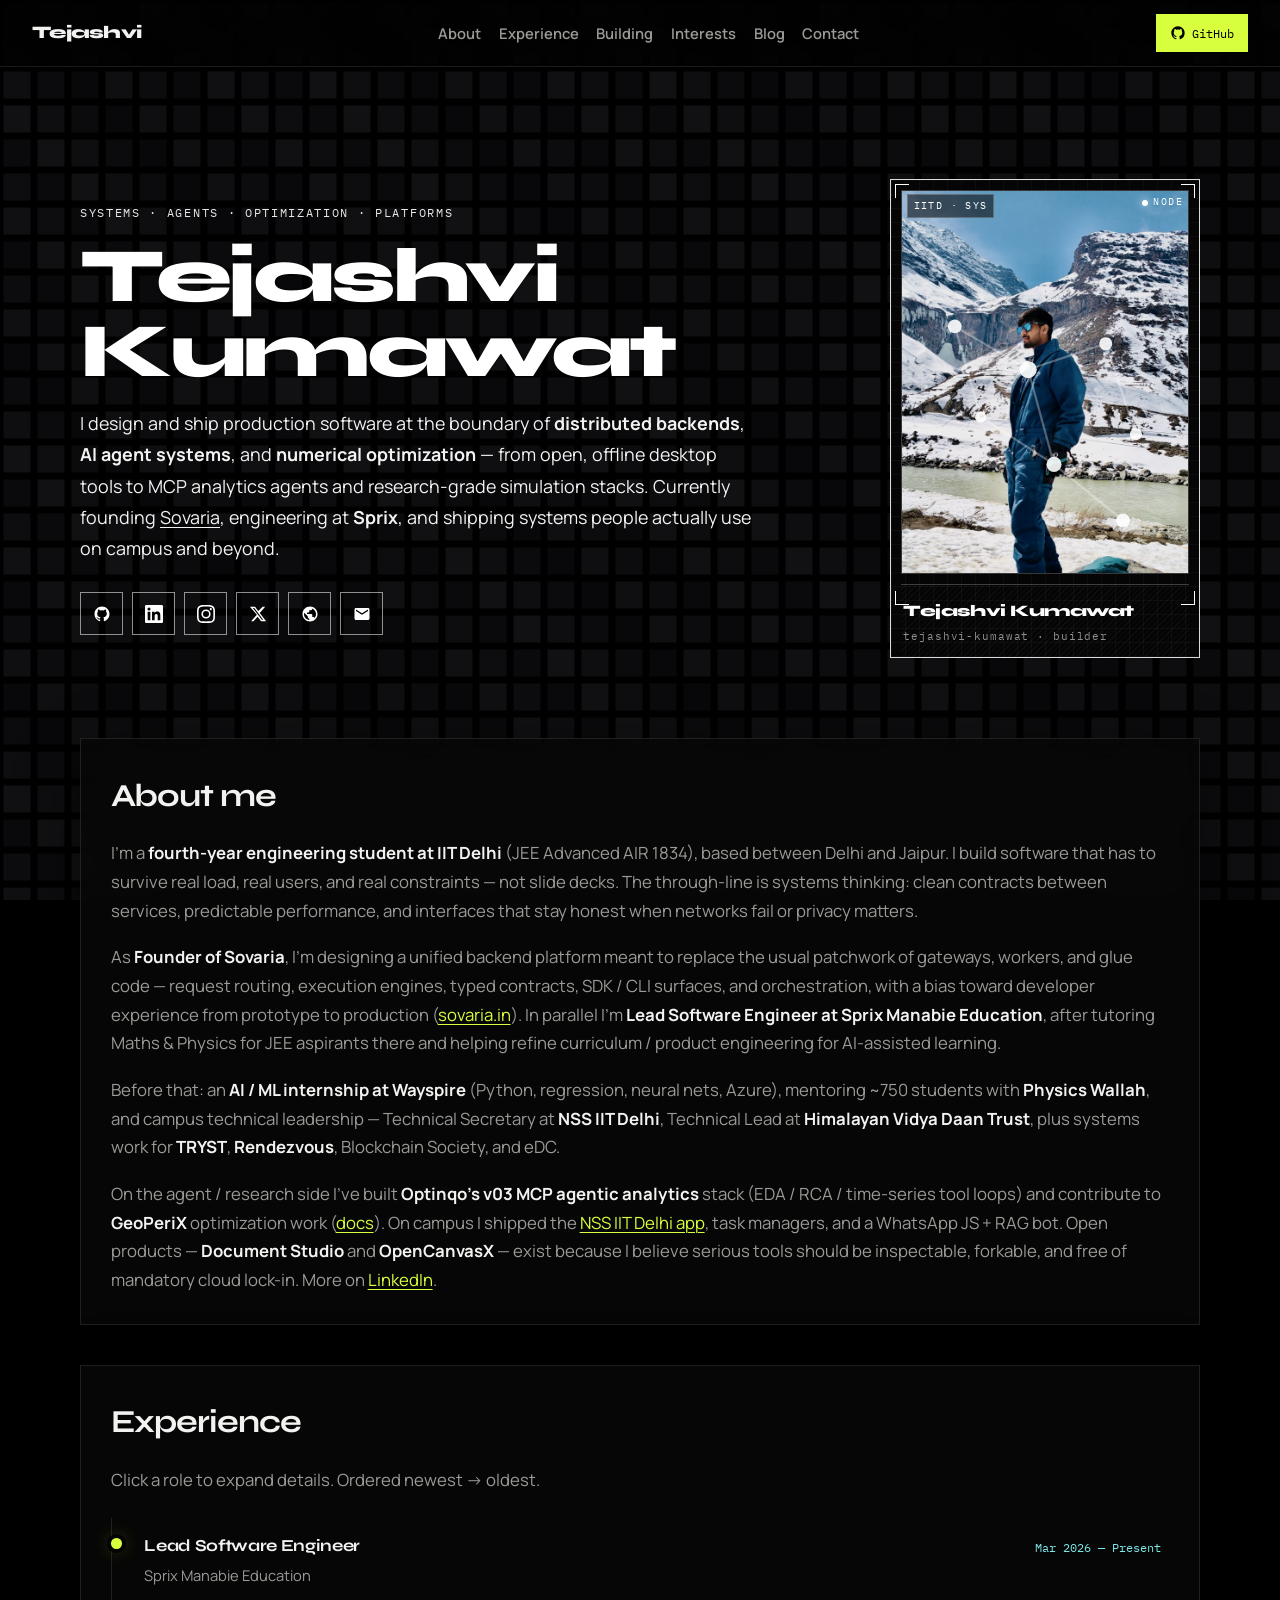
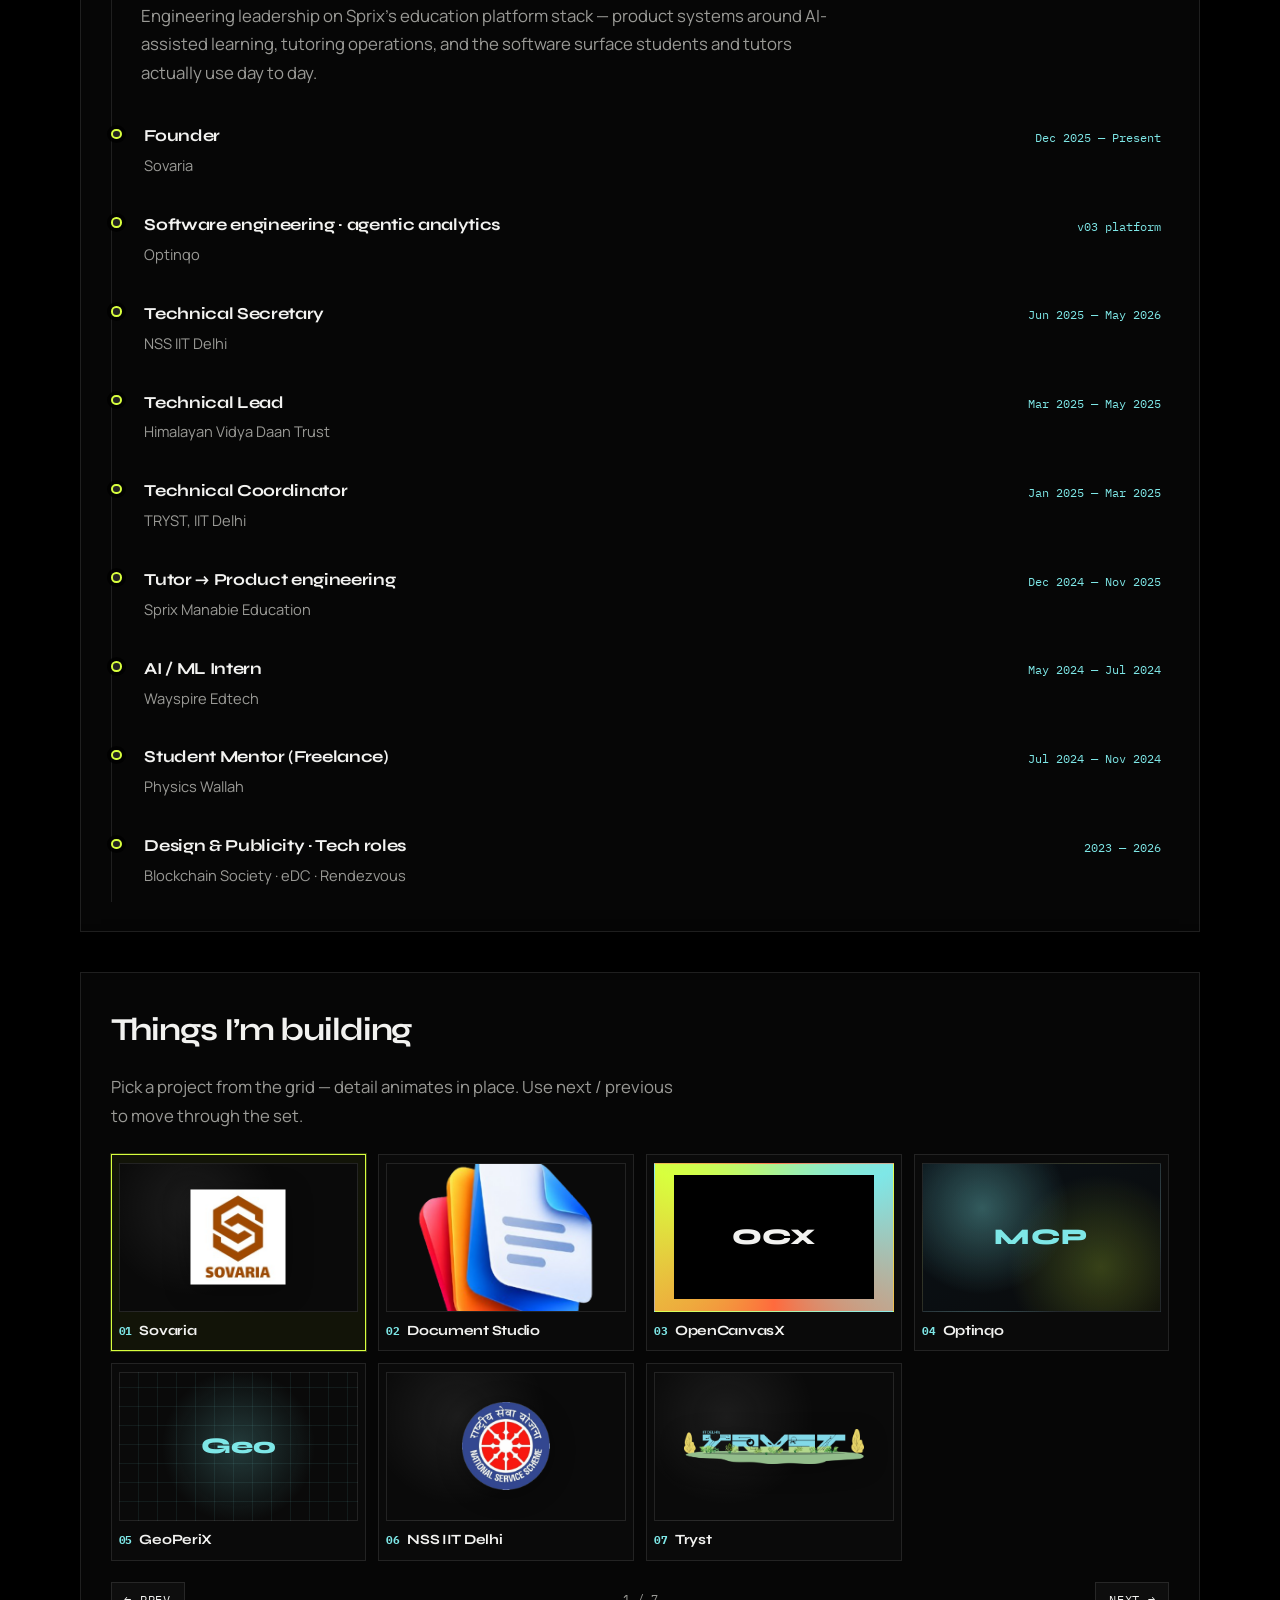
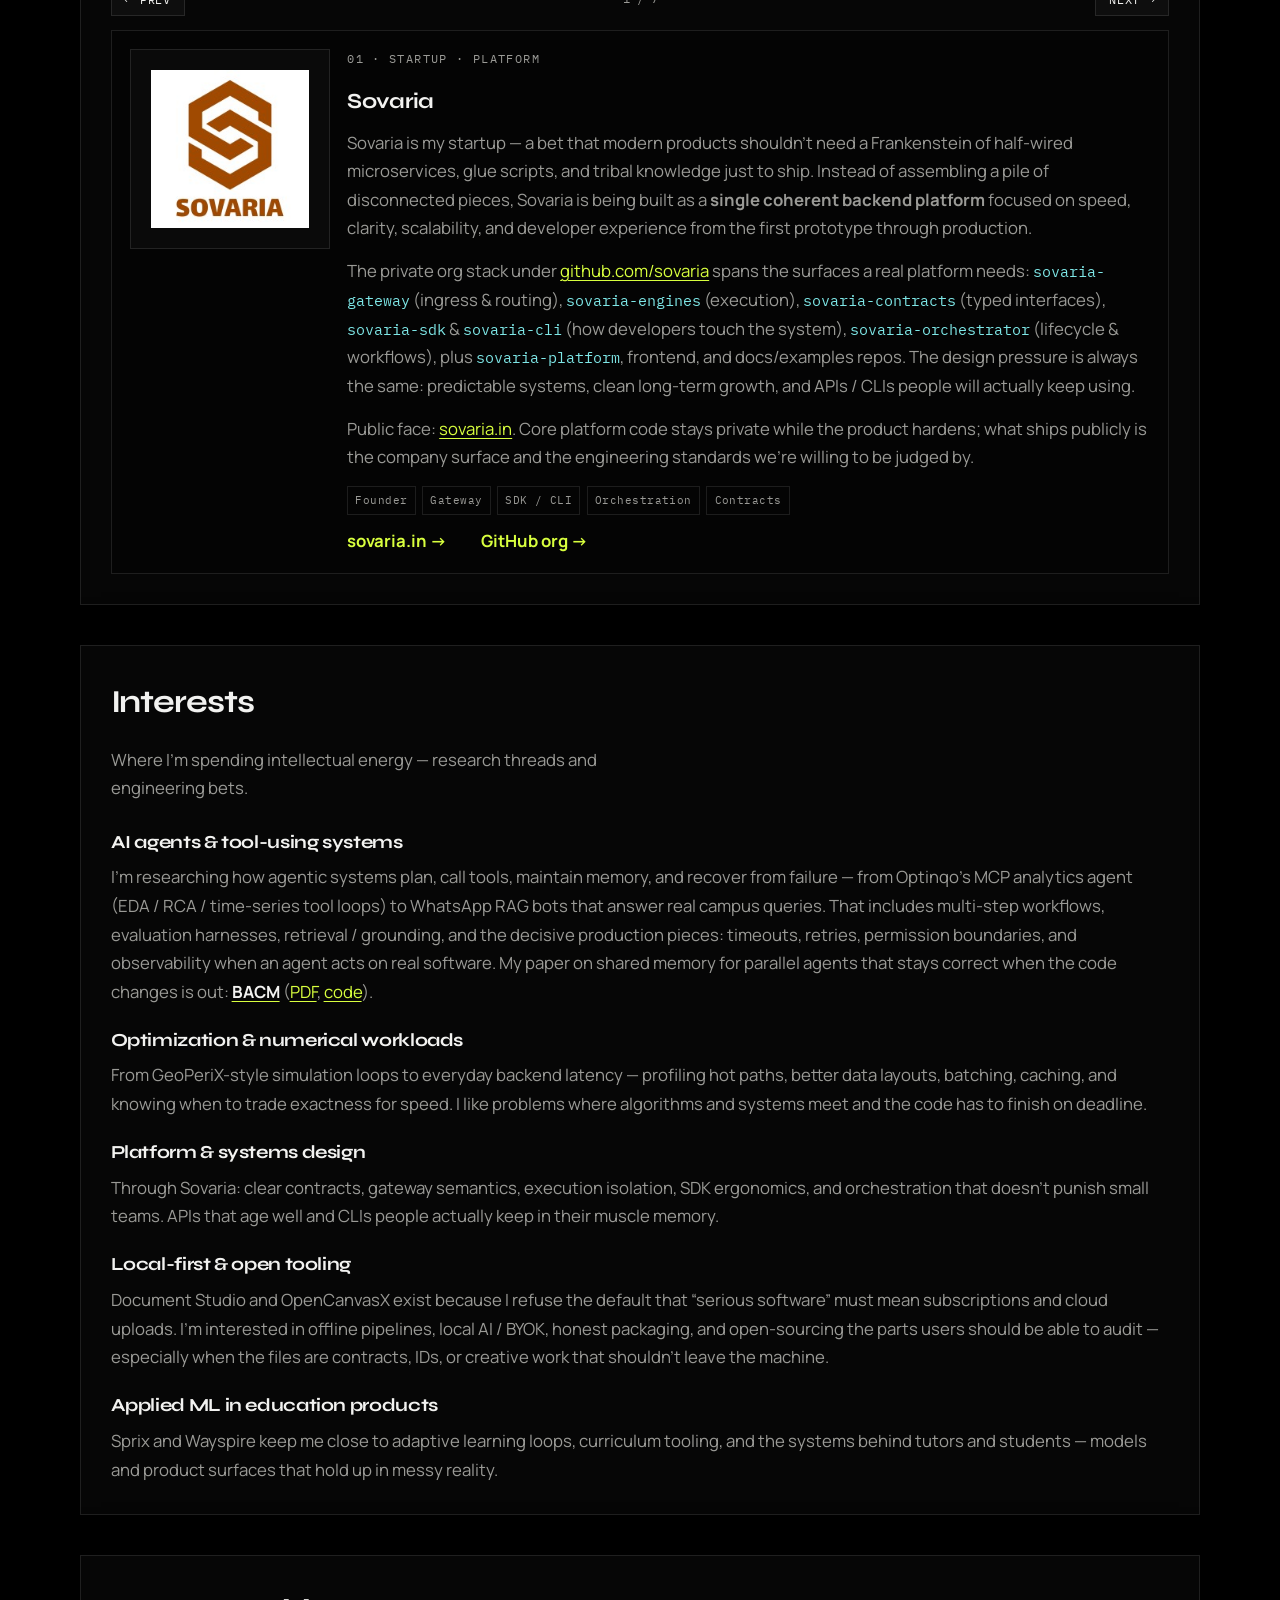
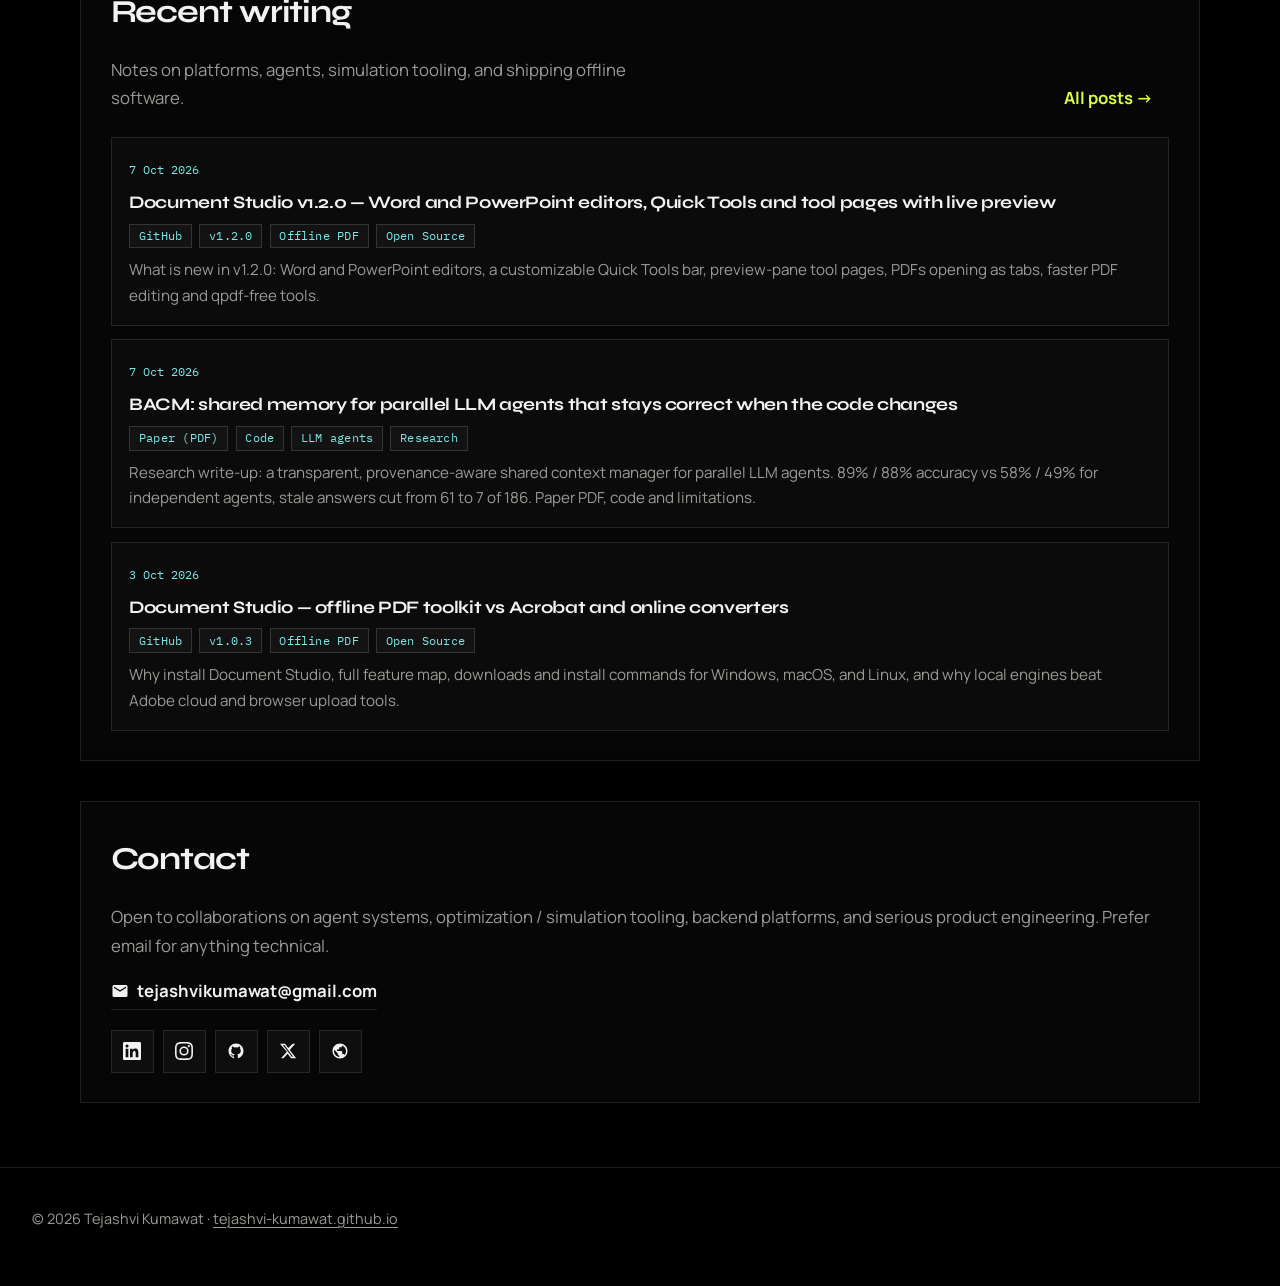
<file: index.html>
<!DOCTYPE html>
<html lang="en">
<head>
  <meta charset="utf-8" />
  <meta name="viewport" content="width=device-width, initial-scale=1" />
  <title>Tejashvi Kumawat — Document Studio, BACM research and engineering notes</title>
  <meta name="description" content="Tejashvi Kumawat builds Document Studio, a free offline PDF and Office desktop app, and researches shared memory for parallel LLM agents (BACM). Systems, AI agents, optimization and platform engineering." />
  <meta name="author" content="Tejashvi Kumawat" />
  <meta name="robots" content="index, follow, max-image-preview:large" />
  <link rel="canonical" href="https://tejashvi-kumawat.github.io/" />
  <link rel="alternate" type="application/atom+xml" title="Tejashvi Kumawat — blog" href="https://tejashvi-kumawat.github.io/feed.xml" />
  <meta property="og:site_name" content="Tejashvi Kumawat" />
  <meta property="og:type" content="website" />
  <meta property="og:title" content="Tejashvi Kumawat — Document Studio, BACM research and engineering notes" />
  <meta property="og:description" content="Tejashvi Kumawat builds Document Studio, a free offline PDF and Office desktop app, and researches shared memory for parallel LLM agents (BACM). Systems, AI agents, optimization and platform engineering." />
  <meta property="og:url" content="https://tejashvi-kumawat.github.io/" />
  <meta property="og:image" content="https://tejashvi-kumawat.github.io/assets/tejashvi.jpg" />
  <meta name="twitter:card" content="summary" />
  <meta name="twitter:title" content="Tejashvi Kumawat — Document Studio, BACM research and engineering notes" />
  <meta name="twitter:description" content="Tejashvi Kumawat builds Document Studio, a free offline PDF and Office desktop app, and researches shared memory for parallel LLM agents (BACM). Systems, AI agents, optimization and platform engineering." />
  <meta name="theme-color" content="#000000" />
  <meta name="google-site-verification" content="QkLkGs-dC5ODQAl7S6HN8J9Vq0is6BIBXomtna_aylA" />
  <script type="application/ld+json">[{"@context": "https://schema.org", "@type": "Person", "name": "Tejashvi Kumawat", "url": "https://tejashvi-kumawat.github.io/", "image": "https://tejashvi-kumawat.github.io/assets/tejashvi.jpg", "description": "Tejashvi Kumawat builds Document Studio, a free offline PDF and Office desktop app, and researches shared memory for parallel LLM agents (BACM). Systems, AI agents, optimization and platform engineering.", "sameAs": ["https://github.com/tejashvi-kumawat"], "knowsAbout": ["LLM agents", "agent memory", "PDF tooling", "platform engineering", "optimization"]}, {"@context": "https://schema.org", "@type": "WebSite", "name": "Tejashvi Kumawat", "url": "https://tejashvi-kumawat.github.io/"}]</script>
  <link rel="preconnect" href="https://fonts.googleapis.com" />
  <link rel="preconnect" href="https://fonts.gstatic.com" crossorigin />
  <link href="https://fonts.googleapis.com/css2?family=Syne:wght@600;700;800&family=Manrope:wght@400;500;600;700&family=IBM+Plex+Mono:wght@400;500&display=swap" rel="stylesheet" />
  <link rel="stylesheet" href="styles.css" />
  <script src="script.js" defer></script>
</head>
<body>
  <canvas id="cellField" aria-hidden="true"></canvas>

  <svg xmlns="http://www.w3.org/2000/svg" style="display:none" aria-hidden="true">
    <symbol id="i-github" viewBox="0 0 24 24"><path fill="currentColor" d="M12 2C6.477 2 2 6.484 2 12.017c0 4.425 2.865 8.18 6.839 9.504.5.092.682-.217.682-.483 0-.237-.008-.868-.013-1.703-2.782.605-3.369-1.343-3.369-1.343-.454-1.158-1.11-1.466-1.11-1.466-.908-.62.069-.608.069-.608 1.003.07 1.531 1.032 1.531 1.032.892 1.53 2.341 1.088 2.91.832.092-.647.35-1.088.636-1.338-2.22-.253-4.555-1.113-4.555-4.951 0-1.093.39-1.988 1.029-2.688-.103-.253-.446-1.272.098-2.65 0 0 .84-.27 2.75 1.026A9.564 9.564 0 0 1 12 6.844a9.59 9.59 0 0 1 2.504.337c1.909-1.296 2.747-1.027 2.747-1.027.546 1.379.202 2.398.1 2.651.64.7 1.028 1.595 1.028 2.688 0 3.848-2.339 4.695-4.566 4.943.359.309.678.92.678 1.855 0 1.338-.012 2.419-.012 2.747 0 .268.18.58.688.482A10.02 10.02 0 0 0 22 12.017C22 6.484 17.523 2 12 2z"/></symbol>
    <symbol id="i-linkedin" viewBox="0 0 24 24"><path fill="currentColor" d="M20.447 20.452h-3.554v-5.569c0-1.328-.027-3.037-1.852-3.037-1.853 0-2.136 1.445-2.136 2.939v5.667H9.351V9h3.414v1.561h.046c.477-.9 1.637-1.85 3.37-1.85 3.601 0 4.267 2.37 4.267 5.455v6.286zM5.337 7.433a2.062 2.062 0 0 1-2.063-2.065 2.064 2.064 0 1 1 2.063 2.065zm1.782 13.019H3.555V9h3.564v11.452zM22.225 0H1.771C.792 0 0 .774 0 1.729v20.542C0 23.227.792 24 1.771 24h20.451C23.2 24 24 23.227 24 22.271V1.729C24 .774 23.2 0 22.222 0h.003z"/></symbol>
    <symbol id="i-instagram" viewBox="0 0 24 24"><path fill="currentColor" d="M12 2.163c3.204 0 3.584.012 4.85.07 3.252.148 4.771 1.691 4.919 4.919.058 1.265.069 1.645.069 4.849 0 3.205-.012 3.584-.069 4.849-.149 3.225-1.664 4.771-4.919 4.919-1.266.058-1.644.07-4.85.07-3.204 0-3.584-.012-4.849-.07-3.26-.149-4.771-1.699-4.919-4.92-.058-1.265-.07-1.644-.07-4.849 0-3.204.013-3.583.07-4.849.149-3.227 1.664-4.771 4.919-4.919 1.266-.057 1.645-.069 4.849-.069zM12 0C8.741 0 8.333.014 7.053.072 2.695.272.273 2.69.073 7.052.014 8.333 0 8.741 0 12c0 3.259.014 3.668.072 4.948.2 4.358 2.618 6.78 6.98 6.98C8.333 23.986 8.741 24 12 24c3.259 0 3.668-.014 4.948-.072 4.354-.2 6.782-2.618 6.979-6.98.059-1.28.073-1.689.073-4.948 0-3.259-.014-3.667-.072-4.947-.196-4.354-2.617-6.78-6.979-6.98C15.668.014 15.259 0 12 0zm0 5.838a6.162 6.162 0 1 0 0 12.324 6.162 6.162 0 0 0 0-12.324zM12 16a4 4 0 1 1 0-8 4 4 0 0 1 0 8zm6.406-11.845a1.44 1.44 0 1 0 0 2.881 1.44 1.44 0 0 0 0-2.881z"/></symbol>
    <symbol id="i-x" viewBox="0 0 24 24"><path fill="currentColor" d="M18.244 2.25h3.308l-7.227 8.26 8.502 11.24H16.17l-4.714-6.231-5.401 6.231H2.744l7.727-8.835L1.254 2.25H8.08l4.253 5.622L18.244 2.25zm-1.161 17.52h1.833L7.084 4.126H5.117L17.083 19.77z"/></symbol>
    <symbol id="i-mail" viewBox="0 0 24 24"><path fill="currentColor" d="M20 4H4c-1.1 0-2 .9-2 2v12c0 1.1.9 2 2 2h16c1.1 0 2-.9 2-2V6c0-1.1-.9-2-2-2zm0 4-8 5-8-5V6l8 5 8-5v2z"/></symbol>
    <symbol id="i-globe" viewBox="0 0 24 24"><path fill="currentColor" d="M12 2C6.48 2 2 6.48 2 12s4.48 10 10 10 10-4.48 10-10S17.52 2 12 2zm-1 17.93c-3.95-.49-7-3.85-7-7.93 0-.62.08-1.21.21-1.79L9 15v1c0 1.1.9 2 2 2v1.93zm6.9-2.54c-.26-.81-1-1.39-1.9-1.39h-1v-3c0-.55-.45-1-1-1H8v-2h2c.55 0 1-.45 1-1V7h2c1.1 0 2-.9 2-2v-.41c2.93 1.19 5 4.06 5 7.41 0 2.08-.8 3.97-2.1 5.39z"/></symbol>
    <symbol id="i-arrow" viewBox="0 0 24 24"><path fill="currentColor" d="M20 11H7.83l5.59-5.59L12 4l-8 8 8 8 1.41-1.41L7.83 13H20v-2z"/></symbol>
  </svg>

  <header class="top">
    <a class="logo" href="./">Tejashvi</a>
    <nav>
      <a href="#about">About</a>
      <a href="#experience">Experience</a>
      <a href="#work">Building</a>
      <a href="#interests">Interests</a>
      <a href="#blog">Blog</a>
      <a href="#contact">Contact</a>
    </nav>
    <a class="nav-cta" href="https://github.com/tejashvi-kumawat" target="_blank" rel="noopener" aria-label="GitHub">
      <svg class="icon" width="16" height="16" aria-hidden="true"><use href="#i-github"/></svg>
      <span>GitHub</span>
    </a>
  </header>

  <main>
    <section class="hero" id="about">
      <div class="hero-layout">
        <div class="on-cells hero-copy" id="heroCopy">
          <span class="hero-spotlight" id="heroSpotlight" aria-hidden="true"></span>
          <div class="hero-copy__inner">
            <p class="eyebrow">systems · agents · optimization · platforms</p>
            <h1>Tejashvi Kumawat</h1>
            <p class="lede">
              I design and ship production software at the boundary of <strong>distributed backends</strong>,
              <strong>AI agent systems</strong>, and <strong>numerical optimization</strong> —
              from open, offline desktop tools to MCP analytics agents and research-grade simulation stacks.
              Currently founding <a href="https://sovaria.in" target="_blank" rel="noopener">Sovaria</a>,
              engineering at <strong>Sprix</strong>, and shipping systems people actually use on campus and beyond.
            </p>
            <ul class="social" aria-label="Social links">
              <li><a href="https://github.com/tejashvi-kumawat" target="_blank" rel="noopener" aria-label="GitHub"><svg class="icon" width="18" height="18" aria-hidden="true"><use href="#i-github"/></svg></a></li>
              <li><a href="https://www.linkedin.com/in/tejashvi-kumawat" target="_blank" rel="noopener" aria-label="LinkedIn"><svg class="icon" width="18" height="18" aria-hidden="true"><use href="#i-linkedin"/></svg></a></li>
              <li><a href="https://www.instagram.com/tejashvi_kumawat" target="_blank" rel="noopener" aria-label="Instagram"><svg class="icon" width="18" height="18" aria-hidden="true"><use href="#i-instagram"/></svg></a></li>
              <li><a href="https://x.com/tejashvi0x" target="_blank" rel="noopener" aria-label="X"><svg class="icon" width="18" height="18" aria-hidden="true"><use href="#i-x"/></svg></a></li>
              <li><a href="https://sovaria.in" target="_blank" rel="noopener" aria-label="Sovaria"><svg class="icon" width="18" height="18" aria-hidden="true"><use href="#i-globe"/></svg></a></li>
              <li><a href="mailto:tejashvikumawat@gmail.com" aria-label="Email"><svg class="icon" width="18" height="18" aria-hidden="true"><use href="#i-mail"/></svg></a></li>
            </ul>
          </div>
        </div>
        <aside class="hero-frame" aria-label="Portrait of Tejashvi Kumawat">
          <div class="hero-frame__chrome" aria-hidden="true">
            <span class="hero-frame__corner hero-frame__corner--tl"></span>
            <span class="hero-frame__corner hero-frame__corner--tr"></span>
            <span class="hero-frame__corner hero-frame__corner--bl"></span>
            <span class="hero-frame__corner hero-frame__corner--br"></span>
            <span class="hero-frame__tag">IITD · SYS</span>
            <span class="hero-frame__rec">NODE</span>
            <svg class="hero-frame__chain" viewBox="0 0 120 160" fill="none" xmlns="http://www.w3.org/2000/svg">
              <g class="chain-links" stroke="rgba(255,255,255,0.35)" stroke-width="1">
                <line x1="18" y1="28" x2="52" y2="48" />
                <line x1="52" y1="48" x2="88" y2="36" />
                <line x1="52" y1="48" x2="64" y2="92" />
                <line x1="88" y1="36" x2="102" y2="78" />
                <line x1="64" y1="92" x2="96" y2="118" />
                <line x1="18" y1="28" x2="30" y2="70" />
                <line x1="30" y1="70" x2="64" y2="92" />
              </g>
              <g class="chain-nodes" fill="#fff">
                <circle class="node n1" cx="18" cy="28" r="3.2" />
                <circle class="node n2" cx="52" cy="48" r="4" />
                <circle class="node n3" cx="88" cy="36" r="3" />
                <circle class="node n4" cx="64" cy="92" r="3.5" />
                <circle class="node n5" cx="102" cy="78" r="2.8" />
                <circle class="node n6" cx="30" cy="70" r="2.6" />
                <circle class="node n7" cx="96" cy="118" r="3.2" />
              </g>
            </svg>
          </div>
          <figure class="hero-frame__media">
            <img class="hero-frame__img" src="assets/tejashvi.jpg" alt="" width="664" height="1024" decoding="async" />
          </figure>
          <div class="hero-frame__meta">
            <p class="hero-frame__name">Tejashvi Kumawat</p>
            <p class="hero-frame__sub">tejashvi-kumawat · builder</p>
          </div>
        </aside>
      </div>
    </section>

    <section class="panel about-panel">
      <h2>About me</h2>
      <div class="about-stack">
        <p>
          I’m a <strong>fourth-year engineering student at IIT Delhi</strong> (JEE Advanced AIR 1834),
          based between Delhi and Jaipur. I build software that has to survive real load, real users,
          and real constraints — not slide decks. The through-line is systems thinking: clean contracts
          between services, predictable performance, and interfaces that stay honest when networks fail
          or privacy matters.
        </p>
        <p>
          As <strong>Founder of Sovaria</strong>, I’m designing a unified backend platform meant to
          replace the usual patchwork of gateways, workers, and glue code — request routing, execution
          engines, typed contracts, SDK / CLI surfaces, and orchestration, with a bias toward developer
          experience from prototype to production
          (<a href="https://sovaria.in" target="_blank" rel="noopener">sovaria.in</a>).
          In parallel I’m <strong>Lead Software Engineer at Sprix Manabie Education</strong>, after
          tutoring Maths &amp; Physics for JEE aspirants there and helping refine curriculum / product
          engineering for AI-assisted learning.
        </p>
        <p>
          Before that: an <strong>AI / ML internship at Wayspire</strong> (Python, regression, neural nets,
          Azure), mentoring ~750 students with <strong>Physics Wallah</strong>, and campus technical
          leadership — Technical Secretary at <strong>NSS IIT Delhi</strong>, Technical Lead at
          <strong>Himalayan Vidya Daan Trust</strong>, plus systems work for <strong>TRYST</strong>,
          <strong>Rendezvous</strong>, Blockchain Society, and eDC.
        </p>
        <p>
          On the agent / research side I’ve built <strong>Optinqo’s v03 MCP agentic analytics</strong>
          stack (EDA / RCA / time-series tool loops) and contribute to <strong>GeoPeriX</strong>
          optimization work
          (<a href="https://geoperix.readthedocs.io/en/latest/" target="_blank" rel="noopener">docs</a>).
          On campus I shipped the
          <a href="https://play.google.com/store/apps/details?id=in.nssiitd&amp;hl=en_IN" target="_blank" rel="noopener">NSS IIT Delhi app</a>,
          task managers, and a WhatsApp JS + RAG bot. Open products —
          <strong>Document Studio</strong> and <strong>OpenCanvasX</strong> — exist because I believe
          serious tools should be inspectable, forkable, and free of mandatory cloud lock-in.
          More on
          <a href="https://www.linkedin.com/in/tejashvi-kumawat" target="_blank" rel="noopener">LinkedIn</a>.
        </p>
      </div>
    </section>

    <section class="panel" id="experience">
      <header class="section-head">
        <h2>Experience</h2>
        <p>Click a role to expand details. Ordered newest → oldest.</p>
      </header>
      <ol class="timeline" id="timeline">
        <li class="timeline-item open">
          <button class="timeline-toggle" type="button" aria-expanded="true">
            <span class="timeline-dot" aria-hidden="true"></span>
            <span class="timeline-meta">
              <span class="timeline-role">Lead Software Engineer</span>
              <span class="timeline-org">Sprix Manabie Education</span>
            </span>
            <span class="timeline-when">Mar 2026 — Present</span>
          </button>
          <div class="timeline-body">
            <p>Engineering leadership on Sprix’s education platform stack — product systems around AI-assisted learning, tutoring operations, and the software surface students and tutors actually use day to day.</p>
          </div>
        </li>
        <li class="timeline-item">
          <button class="timeline-toggle" type="button" aria-expanded="false">
            <span class="timeline-dot" aria-hidden="true"></span>
            <span class="timeline-meta">
              <span class="timeline-role">Founder</span>
              <span class="timeline-org">Sovaria</span>
            </span>
            <span class="timeline-when">Dec 2025 — Present</span>
          </button>
          <div class="timeline-body">
            <p>Building Sovaria as a single backend platform: gateway, engines, contracts, SDK / CLI, and orchestration — focused on speed, clarity, and developer experience from prototype to production. <a href="https://sovaria.in" target="_blank" rel="noopener">sovaria.in</a></p>
          </div>
        </li>
        <li class="timeline-item">
          <button class="timeline-toggle" type="button" aria-expanded="false">
            <span class="timeline-dot" aria-hidden="true"></span>
            <span class="timeline-meta">
              <span class="timeline-role">Software engineering · agentic analytics</span>
              <span class="timeline-org">Optinqo</span>
            </span>
            <span class="timeline-when">v03 platform</span>
          </button>
          <div class="timeline-body">
            <p>Built the MCP-based AI analytics product surface (frontend v03 + paired backend) — tool-calling chat, EDA / RCA / time-series modes, data connectors, and chart/table renderers for an agentic data analyst. Also contributed frontend / schema work recognized in partner recommendations.</p>
          </div>
        </li>
        <li class="timeline-item">
          <button class="timeline-toggle" type="button" aria-expanded="false">
            <span class="timeline-dot" aria-hidden="true"></span>
            <span class="timeline-meta">
              <span class="timeline-role">Technical Secretary</span>
              <span class="timeline-org">NSS IIT Delhi</span>
            </span>
            <span class="timeline-when">Jun 2025 — May 2026</span>
          </button>
          <div class="timeline-body">
            <p>Led technical initiatives and digital infrastructure for NSS programs — workflows, internal systems, and tech execution for teaching / social projects including DoEP and field education tooling.</p>
          </div>
        </li>
        <li class="timeline-item">
          <button class="timeline-toggle" type="button" aria-expanded="false">
            <span class="timeline-dot" aria-hidden="true"></span>
            <span class="timeline-meta">
              <span class="timeline-role">Technical Lead</span>
              <span class="timeline-org">Himalayan Vidya Daan Trust</span>
            </span>
            <span class="timeline-when">Mar 2025 — May 2025</span>
          </button>
          <div class="timeline-body">
            <p>Led engineering for education digitisation with NSS IIT Delhi — platforms that support quality teaching for underserved students in Uttarakhand and related programs.</p>
          </div>
        </li>
        <li class="timeline-item">
          <button class="timeline-toggle" type="button" aria-expanded="false">
            <span class="timeline-dot" aria-hidden="true"></span>
            <span class="timeline-meta">
              <span class="timeline-role">Technical Coordinator</span>
              <span class="timeline-org">TRYST, IIT Delhi</span>
            </span>
            <span class="timeline-when">Jan 2025 — Mar 2025</span>
          </button>
          <div class="timeline-body">
            <p>Owned technical operations for fest platforms and digital systems — frontends, CAP / pass flows, and reliability under peak event traffic.</p>
          </div>
        </li>
        <li class="timeline-item">
          <button class="timeline-toggle" type="button" aria-expanded="false">
            <span class="timeline-dot" aria-hidden="true"></span>
            <span class="timeline-meta">
              <span class="timeline-role">Tutor → Product engineering</span>
              <span class="timeline-org">Sprix Manabie Education</span>
            </span>
            <span class="timeline-when">Dec 2024 — Nov 2025</span>
          </button>
          <div class="timeline-body">
            <p>Taught Mathematics and Physics to JEE aspirants while collaborating on curriculum refinement and the product engineering that sits behind Sprix’s learning systems.</p>
          </div>
        </li>
        <li class="timeline-item">
          <button class="timeline-toggle" type="button" aria-expanded="false">
            <span class="timeline-dot" aria-hidden="true"></span>
            <span class="timeline-meta">
              <span class="timeline-role">AI / ML Intern</span>
              <span class="timeline-org">Wayspire Edtech</span>
            </span>
            <span class="timeline-when">May 2024 — Jul 2024</span>
          </button>
          <div class="timeline-body">
            <p>Worked on AI / ML with Azure — Python, regression, neural networks, and the NumPy / Pandas / Matplotlib stack for analysis and model workflows. Also campus ambassador / marketing track in parallel.</p>
          </div>
        </li>
        <li class="timeline-item">
          <button class="timeline-toggle" type="button" aria-expanded="false">
            <span class="timeline-dot" aria-hidden="true"></span>
            <span class="timeline-meta">
              <span class="timeline-role">Student Mentor (Freelance)</span>
              <span class="timeline-org">Physics Wallah</span>
            </span>
            <span class="timeline-when">Jul 2024 — Nov 2024</span>
          </button>
          <div class="timeline-body">
            <p>Mentored ~750 students — team coordination, explanation craft, and the operational side of large-scale student support.</p>
          </div>
        </li>
        <li class="timeline-item">
          <button class="timeline-toggle" type="button" aria-expanded="false">
            <span class="timeline-dot" aria-hidden="true"></span>
            <span class="timeline-meta">
              <span class="timeline-role">Design &amp; Publicity · Tech roles</span>
              <span class="timeline-org">Blockchain Society · eDC · Rendezvous</span>
            </span>
            <span class="timeline-when">2023 — 2026</span>
          </button>
          <div class="timeline-body">
            <p>Campus leadership across branding, outreach, and technical execution — Design &amp; Publicity Coordinator (Blockchain Society), publicity / BECon tech for eDC, and Technical Activity Head for Rendezvous IITD.</p>
          </div>
        </li>
      </ol>
    </section>

    <section class="panel" id="work">
      <header class="section-head">
        <h2>Things I’m building</h2>
        <p>Pick a project from the grid — detail animates in place. Use next / previous to move through the set.</p>
      </header>

      <div class="project-stage" id="projectStage">
        <div class="project-grid" role="tablist" aria-label="Projects">
          <button type="button" class="project-tile is-active" role="tab" aria-selected="true" data-project="sovaria">
            <span class="project-tile__art project-tile__art--logo"><img src="assets/sovaria-logo.png" alt="" loading="lazy" /></span>
            <span class="project-tile__label"><span class="n">01</span> Sovaria</span>
          </button>
          <button type="button" class="project-tile" role="tab" aria-selected="false" data-project="document-studio">
            <span class="project-tile__art project-tile__art--img"><img src="assets/document-studio.png" alt="" loading="lazy" /></span>
            <span class="project-tile__label"><span class="n">02</span> Document Studio</span>
          </button>
          <button type="button" class="project-tile" role="tab" aria-selected="false" data-project="opencanvas">
            <span class="project-tile__art opencanvas-art" aria-hidden="true"></span>
            <span class="project-tile__label"><span class="n">03</span> OpenCanvasX</span>
          </button>
          <button type="button" class="project-tile" role="tab" aria-selected="false" data-project="optinqo">
            <span class="project-tile__art optinqo-art" aria-hidden="true"></span>
            <span class="project-tile__label"><span class="n">04</span> Optinqo</span>
          </button>
          <button type="button" class="project-tile" role="tab" aria-selected="false" data-project="geoperix">
            <span class="project-tile__art geoperix-art" aria-hidden="true"></span>
            <span class="project-tile__label"><span class="n">05</span> GeoPeriX</span>
          </button>
          <button type="button" class="project-tile" role="tab" aria-selected="false" data-project="nss">
            <span class="project-tile__art project-tile__art--logo project-tile__art--nss"><img src="assets/nss-logo.png" alt="" loading="lazy" /></span>
            <span class="project-tile__label"><span class="n">06</span> NSS IIT Delhi</span>
          </button>
          <button type="button" class="project-tile" role="tab" aria-selected="false" data-project="tryst">
            <span class="project-tile__art project-tile__art--logo project-tile__art--tryst"><img src="assets/tryst-logo.png" alt="" loading="lazy" /></span>
            <span class="project-tile__label"><span class="n">07</span> Tryst</span>
          </button>
        </div>

        <div class="project-detail-wrap">
          <div class="project-nav">
            <button type="button" class="project-nav__btn" id="projectPrev" aria-label="Previous project">← Prev</button>
            <p class="project-nav__status"><span id="projectIndex">1</span> / <span id="projectTotal">7</span></p>
            <button type="button" class="project-nav__btn" id="projectNext" aria-label="Next project">Next →</button>
          </div>

          <div class="project-detail" id="projectDetail">
            <article class="project-panel is-active" data-project="sovaria" role="tabpanel">
              <div class="work-media work-media--logo"><img src="assets/sovaria-logo.png" alt="Sovaria" width="200" height="200" loading="lazy" /></div>
              <div class="work-copy">
                <p class="kicker">01 · Startup · Platform</p>
                <h3>Sovaria</h3>
                <p>
                  Sovaria is my startup — a bet that modern products shouldn’t need a Frankenstein of half-wired
                  microservices, glue scripts, and tribal knowledge just to ship. Instead of assembling a pile of
                  disconnected pieces, Sovaria is being built as a <strong>single coherent backend platform</strong>
                  focused on speed, clarity, scalability, and developer experience from the first prototype through
                  production.
                </p>
                <p>
                  The private org stack under
                  <a href="https://github.com/sovaria" target="_blank" rel="noopener">github.com/sovaria</a>
                  spans the surfaces a real platform needs:
                  <code>sovaria-gateway</code> (ingress &amp; routing),
                  <code>sovaria-engines</code> (execution),
                  <code>sovaria-contracts</code> (typed interfaces),
                  <code>sovaria-sdk</code> &amp; <code>sovaria-cli</code> (how developers touch the system),
                  <code>sovaria-orchestrator</code> (lifecycle &amp; workflows), plus
                  <code>sovaria-platform</code>, frontend, and docs/examples repos. The design pressure is always the
                  same: predictable systems, clean long-term growth, and APIs / CLIs people will actually keep using.
                </p>
                <p>
                  Public face: <a href="https://sovaria.in" target="_blank" rel="noopener">sovaria.in</a>.
                  Core platform code stays private while the product hardens; what ships publicly is the company
                  surface and the engineering standards we’re willing to be judged by.
                </p>
                <div class="tags"><span>Founder</span><span>Gateway</span><span>SDK / CLI</span><span>Orchestration</span><span>Contracts</span></div>
                <div class="work-links">
                  <a class="text-link" href="https://sovaria.in" target="_blank" rel="noopener">sovaria.in →</a>
                  <a class="text-link" href="https://github.com/sovaria" target="_blank" rel="noopener">GitHub org →</a>
                </div>
              </div>
            </article>

            <article class="project-panel" data-project="document-studio" role="tabpanel" hidden>
              <div class="work-media"><img src="assets/document-studio.png" alt="Document Studio" width="512" height="512" loading="lazy" /></div>
              <div class="work-copy">
                <p class="kicker">02 · Open source desktop</p>
                <h3><a href="https://tejashvi-kumawat.github.io/DocumentStudio/" target="_blank" rel="noopener">Document Studio</a></h3>
                <p>
                  A free, ad-free, offline PDF workspace for Windows, macOS, and Linux (Flutter) — the full
                  toolkit people expect from heavy commercial suites, without the cloud tax. Home dashboard with
                  pinned/recent local files; tools grid for create, organize, compress, encrypt, scan; page
                  organize / merge / split / extract / insert; crop &amp; resize; watermark; encrypt with real
                  permissions; redact; repair; metadata; batch jobs; fill forms; visual signatures &amp; stamps;
                  certificate / digital sign; markup (text, highlights, shapes, comments, links); compare PDFs;
                  local Tesseract OCR; LibreOffice Office→PDF on desktop.
                  <strong>Latest: v1.2.0</strong> adds Word and PowerPoint editors, a customizable Quick Tools bar
                  and preview-pane tool pages —
                  <a href="blog/document-studio-v1-2-0.html">read what is new</a>.
                </p>
                <p>
                  Architecture is honest about where work happens: Flutter UI → application jobs → engine ports →
                  <strong>bundled local binaries</strong> (qpdf, Tesseract, LibreOffice, signing helpers). There is
                  no Document Studio backend that ever sees your files. Distributed via Setup.exe / DMG / .deb and a
                  Homebrew tap. Product site:
                  <a href="https://tejashvi-kumawat.github.io/DocumentStudio/" target="_blank" rel="noopener">tejashvi-kumawat.github.io/DocumentStudio</a>.
                </p>
                <p>
                  <strong>Why it feels faster than Adobe Acrobat-class cloud workflows:</strong> there is no
                  account gate, no upload round-trip, and no remote “convert in the cloud” queue. Jobs run against
                  files on disk through native local binaries with progress/cancel where supported — latency is your
                  machine, not a browser waiting on someone else’s servers. Acrobat and similar suites are powerful,
                  but they’re also heavy subscription products optimized around cloud identity; Document Studio is
                  optimized around <em>local pipelines</em>. Same job categories (organize, protect, sign, edit, OCR,
                  convert) — different default: privacy-first and offline.
                </p>
                <p class="work-note">
                  <strong>Why open source:</strong> PDF tools that touch contracts, IDs, and research papers
                  shouldn’t be black boxes. Opening the code lets others audit engines, fork for campuses / labs,
                  and trust that “offline” isn’t a marketing slide. Free forever — no ads, no account.
                </p>
                <div class="tags"><span>Flutter</span><span>qpdf / PDFium</span><span>OCR</span><span>Open source</span><span>Privacy</span></div>
                <div class="work-links">
                  <a class="text-link" href="https://tejashvi-kumawat.github.io/DocumentStudio/" target="_blank" rel="noopener">Docs &amp; downloads →</a>
                  <a class="text-link" href="https://github.com/tejashvi-kumawat/DocumentStudio" target="_blank" rel="noopener">GitHub →</a>
                </div>
              </div>
            </article>

            <article class="project-panel" data-project="opencanvas" role="tabpanel" hidden>
              <div class="work-media opencanvas-art" aria-hidden="true"></div>
              <div class="work-copy">
                <p class="kicker">03 · Open source local-first</p>
                <h3><a href="https://github.com/tejashvi-kumawat/OpenCanvasX" target="_blank" rel="noopener">OpenCanvasX</a></h3>
                <p>
                  Free, open-source design studio (Apache-2.0) for graphics, illustrations, presentations,
                  documents, diagrams, animation, and video — without mandatory cloud, accounts, or subscriptions.
                  Comparable category to mainstream design tools, but the default path is local-first: your files
                  stay on your machine unless you explicitly opt into sync or collaboration.
                </p>
                <p>
                  Architecture: Flutter desktop shell, Dart packages, Rust native core via
                  <code>flutter_rust_bridge</code>, plus architecture / protocol docs for optional peer
                  collaboration. Target surface includes powerful design tools, local AI / BYOK, plugins,
                  templates, offline editing, and secure peer-to-peer collaboration without forcing accounts.
                  Currently Phase 0 (monorepo scaffolding, CI, empty desktop shell) — the product thesis is locked
                  even while the canvas fills in.
                </p>
                <p class="work-note">
                  <strong>Why open source:</strong> creative tools that lock files into proprietary clouds train
                  users to rent their own work. OpenCanvasX is open so the document model, plugins, and local-AI
                  paths stay inspectable and forkable — a studio you can own, extend, and run forever offline.
                  Same philosophy as Document Studio: capability without captivity.
                </p>
                <div class="tags"><span>Flutter</span><span>Rust</span><span>Local-first</span><span>BYOK</span><span>Apache-2.0</span></div>
                <div class="work-links">
                  <a class="text-link" href="https://github.com/tejashvi-kumawat/OpenCanvasX" target="_blank" rel="noopener">Repository →</a>
                </div>
              </div>
            </article>

            <article class="project-panel" data-project="optinqo" role="tabpanel" hidden>
              <div class="work-media optinqo-art" aria-hidden="true"></div>
              <div class="work-copy">
                <p class="kicker">04 · Agentic analytics</p>
                <h3>Optinqo · AI analytics (v03)</h3>
                <p>
                  Separate from GeoPeriX: an MCP-based <strong>agentic data analyst</strong> under the
                  <a href="https://github.com/optinqo" target="_blank" rel="noopener">optinqo</a> organization.
                  Private <code>v03_frontend</code> (<code>ai-analytics-frontend</code> v0.3, React + Vite) pairs
                  with a v03 backend. Users chat in natural language; the agent selects MCP tools for analysis
                  modes instead of pretending a single model call can do arithmetic and EDA reliably.
                </p>
                <p>
                  Product surface includes conversation history, streaming responses, tool toggles via an MCP tools
                  manager, QCN / QPN modes (simple, tool-enhanced, RCA, time-series, EDA, custom), data connectors
                  (file manager, Google Sheets, and related sources), and rich renderers for charts, tables, math,
                  code, and markdown. RCA investigation flows have dedicated form / progress / result UI.
                </p>
                <p>
                  Design principle: the LLM plans and interprets — heavy computation stays in deterministic server
                  tools so numbers stay auditable. That’s the difference between a chat wrapper and a real analytics
                  agent. Research / simulation work on GeoPeriX is a different product line entirely.
                </p>
                <div class="tags"><span>MCP</span><span>Agents</span><span>EDA / RCA</span><span>React</span><span>Data connectors</span></div>
              </div>
            </article>

            <article class="project-panel" data-project="geoperix" role="tabpanel" hidden>
              <div class="work-media geoperix-art" aria-hidden="true"></div>
              <div class="work-copy">
                <p class="kicker">05 · Scientific computing</p>
                <h3>GeoPeriX</h3>
                <p>
                  High-performance computational framework for geomechanics research and engineering
                  (<a href="https://geoperix.readthedocs.io/en/latest/" target="_blank" rel="noopener">geoperix.readthedocs.io</a>).
                  It implements the <strong>peridynamic</strong> theory of nonlocal continuum mechanics — replacing
                  classical PDEs with integral equations — so fracture, damage, and progressive failure can be
                  modeled without remeshing.
                </p>
                <p>
                  Core engine: optimized <strong>C++17</strong> with full simulation control from Python through
                  <code>PyGeoPeriX</code> (pybind11). Capabilities include spontaneous crack initiation/propagation
                  in 2D and 3D, progressive damage and softening, multiple interacting fractures, constitutive
                  models (linear elastic, kinematic hardening, Drucker-Prager), chunked HDF5 time-series output
                  (displacement, stress, strain, bond damage, plastic strain), ParaView plugin, and Excel export.
                  Ecosystem docs are Apache-2.0.
                </p>
                <p>
                  My contributions sit on <strong>optimization and engineering workflows</strong> — making
                  simulation loops tighter, tooling saner, and research code paths usable under deadline — not
                  marketing the engine as a consumer app.
                </p>
                <div class="tags"><span>C++17</span><span>Peridynamics</span><span>Python</span><span>HDF5</span><span>Optimization</span></div>
                <div class="work-links">
                  <a class="text-link" href="https://geoperix.readthedocs.io/en/latest/" target="_blank" rel="noopener">Documentation →</a>
                </div>
              </div>
            </article>

            <article class="project-panel" data-project="nss" role="tabpanel" hidden>
              <div class="work-media work-media--logo work-media--nss"><img src="assets/nss-logo.png" alt="NSS IIT Delhi" width="115" height="115" loading="lazy" /></div>
              <div class="work-copy">
                <p class="kicker">06 · Campus ops &amp; social impact</p>
                <h3>NSS IIT Delhi systems</h3>
                <p>
                  A full campus ops + education stack for
                  <a href="https://nssiitd.in/" target="_blank" rel="noopener">NSS IIT Delhi</a>
                  (National Service Scheme chapter under the Ministry of Youth Affairs and Sports) — not a single
                  marketing site. The public
                  <a href="https://play.google.com/store/apps/details?id=in.nssiitd&amp;hl=en_IN" target="_blank" rel="noopener">NSS IIT Delhi Android app</a>
                  on Google Play (5K+ downloads) is an all-in-one companion: NSS hours, events, volunteering,
                  complaints, blood donation &amp; scribe requests, interactive campus map, quick links and contacts.
                  Recent updates include Vitt Setu, team details, and performance fixes.
                </p>
                <p>
                  Behind that: an internal <strong>NSS task / project manager</strong> with multi-level access
                  (admins, executives, volunteers), personalized dashboards, assignment tracking, and activity logs
                  so ops don’t live in scattered chats; a <strong>WhatsApp broadcast + query bot</strong> on the
                  WhatsApp JS API for group announcements and FAQ answers grounded with <strong>RAG</strong> over
                  org knowledge; plus education digitisation — DoEP frontends, the NSS teaching web app, and
                  Himalayan Vidya Daan platforms used in the field for underserved students.
                </p>
                <p>
                  Much of this stays private because it runs real volunteers and students. Impact context from the
                  chapter’s public surface includes large teaching reach, blood camps, scribe support, and
                  Uttarakhand teaching activities — the software exists to make that machinery reliable.
                </p>
                <div class="tags"><span>Android</span><span>WhatsApp JS</span><span>RAG</span><span>React / Django</span><span>Edtech</span></div>
                <div class="work-links">
                  <a class="text-link" href="https://play.google.com/store/apps/details?id=in.nssiitd&amp;hl=en_IN" target="_blank" rel="noopener">Play Store →</a>
                  <a class="text-link" href="https://nssiitd.in/" target="_blank" rel="noopener">nssiitd.in →</a>
                  <a class="text-link" href="https://www.himalayanvidyadaan.org" target="_blank" rel="noopener">Himalayan Vidyadaan →</a>
                </div>
              </div>
            </article>

            <article class="project-panel" data-project="tryst" role="tabpanel" hidden>
              <div class="work-media work-media--logo work-media--tryst"><img src="assets/tryst-logo.png" alt="Tryst IIT Delhi" width="400" height="80" loading="lazy" /></div>
              <div class="work-copy">
                <p class="kicker">07 · Fest platforms</p>
                <h3>Tryst IIT Delhi</h3>
                <p>
                  India’s largest student tech fest needs software that holds up when traffic spikes — not demos.
                  Under the private
                  <a href="https://github.com/Tryst-IIT-Delhi" target="_blank" rel="noopener">Tryst-IIT-Delhi</a>
                  organization I worked on fest infrastructure: <code>main-frontend-25</code> /
                  <code>main-backend-25</code>, CAP portals (<code>cap-frontend-25</code> /
                  <code>cap-backend-25</code>), <code>pass_check_app</code>,
                  <code>technite-frontend</code> (pass booking), and <code>mail-sender-backend</code> for
                  transactional mail at event scale.
                </p>
                <p>
                  Classic high-stakes web ops: auth, queues, registration flows, and UX under time pressure when
                  thousands of students hit the same portals at once. The interesting engineering is reliability and
                  clarity when the fest is live — not slide-deck architecture.
                </p>
                <div class="tags"><span>React</span><span>Django</span><span>Web ops</span><span>Event scale</span></div>
                <div class="work-links">
                  <a class="text-link" href="https://github.com/Tryst-IIT-Delhi" target="_blank" rel="noopener">Tryst org →</a>
                </div>
              </div>
            </article>
          </div>
        </div>
      </div>
    </section>

    <section class="panel" id="interests">
      <header class="section-head">
        <h2>Interests</h2>
        <p>Where I’m spending intellectual energy — research threads and engineering bets.</p>
      </header>
      <div class="interest-stack">
        <div>
          <h3>AI agents &amp; tool-using systems</h3>
          <p>
            I’m researching how agentic systems plan, call tools, maintain memory, and recover from
            failure — from Optinqo’s MCP analytics agent (EDA / RCA / time-series tool loops) to
            WhatsApp RAG bots that answer real campus queries. That includes multi-step workflows,
            evaluation harnesses, retrieval / grounding, and the decisive production pieces: timeouts,
            retries, permission boundaries, and observability when an agent acts on real software.
            My paper on shared memory for parallel agents that stays correct when the code changes is out:
            <a href="blog/bacm-shared-memory-parallel-agents.html"><strong>BACM</strong></a>
            (<a href="assets/bacm-paper.pdf">PDF</a>,
            <a href="https://github.com/tejashvi-kumawat/bacm" target="_blank" rel="noopener">code</a>).
          </p>
        </div>
        <div>
          <h3>Optimization &amp; numerical workloads</h3>
          <p>
            From GeoPeriX-style simulation loops to everyday backend latency — profiling hot paths,
            better data layouts, batching, caching, and knowing when to trade exactness for speed.
            I like problems where algorithms and systems meet and the code has to finish on deadline.
          </p>
        </div>
        <div>
          <h3>Platform &amp; systems design</h3>
          <p>
            Through Sovaria: clear contracts, gateway semantics, execution isolation, SDK ergonomics,
            and orchestration that doesn’t punish small teams. APIs that age well and CLIs people
            actually keep in their muscle memory.
          </p>
        </div>
        <div>
          <h3>Local-first &amp; open tooling</h3>
          <p>
            Document Studio and OpenCanvasX exist because I refuse the default that “serious software”
            must mean subscriptions and cloud uploads. I’m interested in offline pipelines, local AI /
            BYOK, honest packaging, and open-sourcing the parts users should be able to audit —
            especially when the files are contracts, IDs, or creative work that shouldn’t leave the machine.
          </p>
        </div>
        <div>
          <h3>Applied ML in education products</h3>
          <p>
            Sprix and Wayspire keep me close to adaptive learning loops, curriculum tooling, and the
            systems behind tutors and students — models and product surfaces that hold up in messy reality.
          </p>
        </div>
      </div>
    </section>

    <section class="panel" id="blog">
      <header class="section-head row">
        <div>
          <h2>Recent writing</h2>
          <p>Notes on platforms, agents, simulation tooling, and shipping offline software.</p>
        </div>
        <a class="text-link" href="blog/">All posts →</a>
      </header>
      <div id="recentPosts" class="post-list" aria-live="polite"><a class="post-card" href="blog/bacm-shared-memory-parallel-agents.html"><time datetime="2026-10-07">7 Oct 2026</time><h3>BACM: shared memory for parallel LLM agents that stays correct when the code changes</h3><p>Research write-up: a transparent, provenance-aware shared context manager for parallel LLM agents. 89% / 88% accuracy vs 58% / 49% for independent agents, stale answers cut from 61 to 7 of 186. Paper PDF, code and limitations.</p></a><a class="post-card" href="blog/document-studio-v1-2-0.html"><time datetime="2026-10-07">7 Oct 2026</time><h3>Document Studio v1.2.0 — Word and PowerPoint editors, Quick Tools and tool pages with live preview</h3><p>What is new in v1.2.0: Word and PowerPoint editors, a customizable Quick Tools bar, preview-pane tool pages, PDFs opening as tabs, faster PDF editing and qpdf-free tools.</p></a><a class="post-card" href="blog/document-studio-open-and-fast.html"><time datetime="2026-10-03">3 Oct 2026</time><h3>Document Studio — offline PDF toolkit vs Acrobat and online converters</h3><p>Why install Document Studio, full feature map, downloads and install commands for Windows, macOS, and Linux, and why local engines beat Adobe cloud and browser upload tools.</p></a></div>
    </section>

    <section class="panel contact" id="contact">
      <h2>Contact</h2>
      <p>
        Open to collaborations on agent systems, optimization / simulation tooling, backend platforms,
        and serious product engineering. Prefer email for anything technical.
      </p>
      <p class="contact-mail">
        <a href="mailto:tejashvikumawat@gmail.com">
          <svg class="icon" width="18" height="18" aria-hidden="true"><use href="#i-mail"/></svg>
          tejashvikumawat@gmail.com
        </a>
      </p>
      <ul class="social dense" aria-label="Contact links">
        <li><a href="https://www.linkedin.com/in/tejashvi-kumawat" target="_blank" rel="noopener" aria-label="LinkedIn"><svg class="icon" width="18" height="18" aria-hidden="true"><use href="#i-linkedin"/></svg></a></li>
        <li><a href="https://www.instagram.com/tejashvi_kumawat" target="_blank" rel="noopener" aria-label="Instagram"><svg class="icon" width="18" height="18" aria-hidden="true"><use href="#i-instagram"/></svg></a></li>
        <li><a href="https://github.com/tejashvi-kumawat" target="_blank" rel="noopener" aria-label="GitHub"><svg class="icon" width="18" height="18" aria-hidden="true"><use href="#i-github"/></svg></a></li>
        <li><a href="https://x.com/tejashvi0x" target="_blank" rel="noopener" aria-label="X"><svg class="icon" width="18" height="18" aria-hidden="true"><use href="#i-x"/></svg></a></li>
        <li><a href="https://sovaria.in" target="_blank" rel="noopener" aria-label="Sovaria"><svg class="icon" width="18" height="18" aria-hidden="true"><use href="#i-globe"/></svg></a></li>
      </ul>
    </section>
  </main>

  <footer class="footer">
    <p>© <span id="year"></span> Tejashvi Kumawat · <a href="https://tejashvi-kumawat.github.io">tejashvi-kumawat.github.io</a></p>
  </footer>
</body>
</html>
</file>
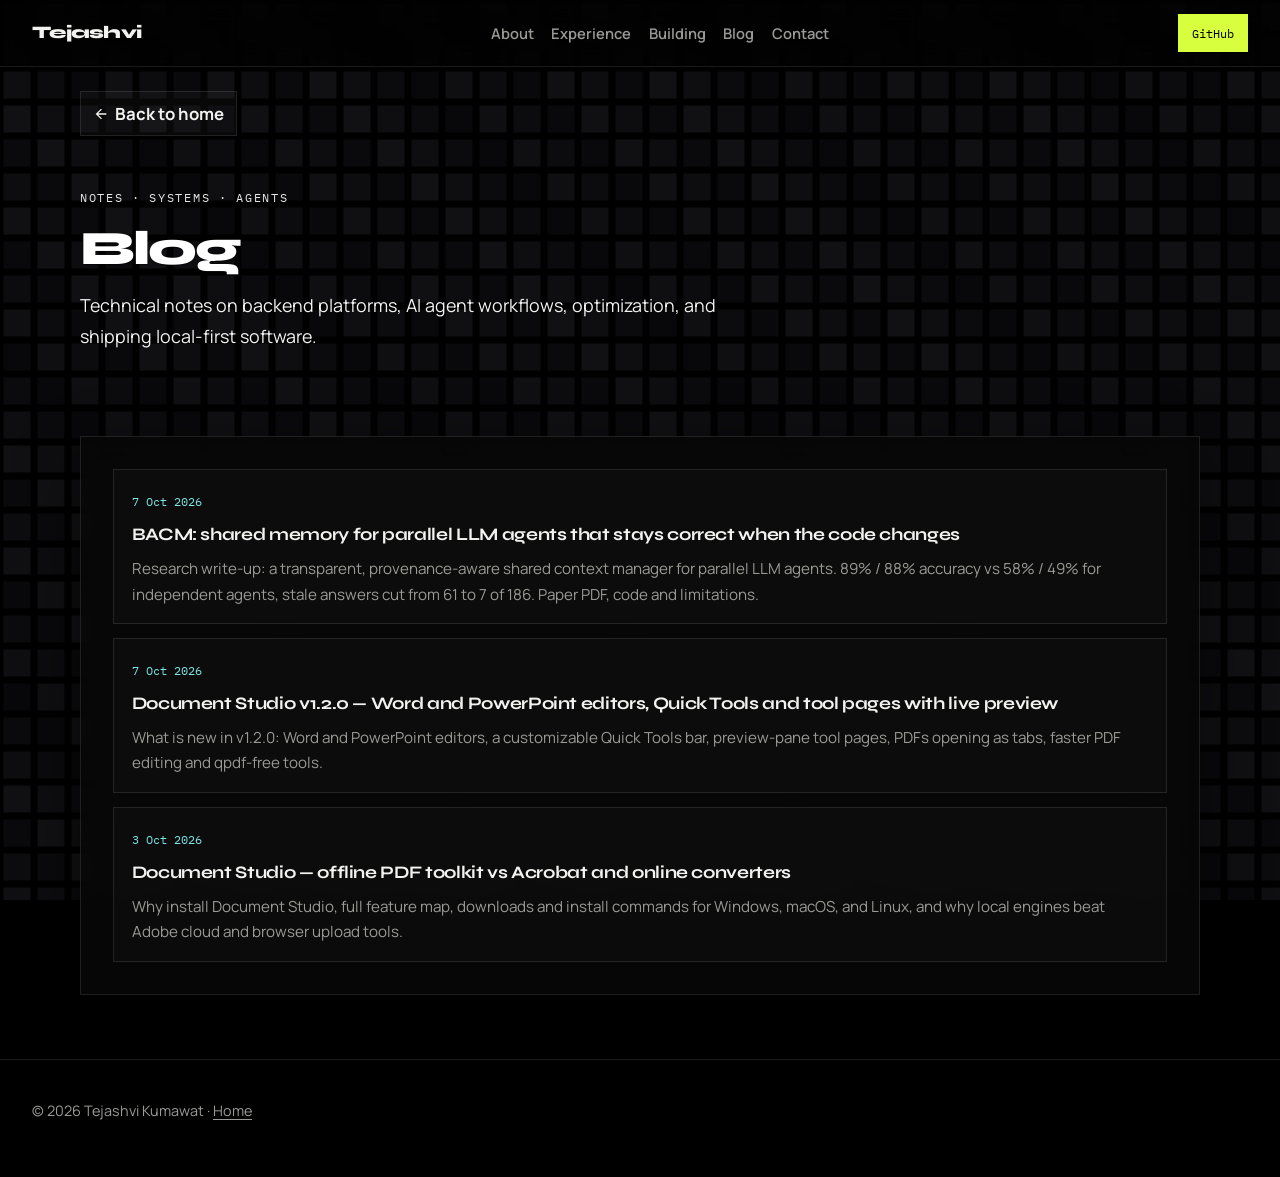
<file: blog/index.html>
<!DOCTYPE html>
<html lang="en">
<head>
  <meta charset="utf-8" />
  <meta name="viewport" content="width=device-width, initial-scale=1" />
  <title>Blog · Tejashvi Kumawat</title>
  <meta name="description" content="Writing by Tejashvi Kumawat — LLM agent research, Document Studio releases, platforms and shipping notes." />
  <meta name="author" content="Tejashvi Kumawat" />
  <meta name="robots" content="index, follow, max-image-preview:large" />
  <link rel="canonical" href="https://tejashvi-kumawat.github.io/blog/" />
  <link rel="alternate" type="application/atom+xml" title="Tejashvi Kumawat — blog" href="https://tejashvi-kumawat.github.io/feed.xml" />
  <meta property="og:site_name" content="Tejashvi Kumawat" />
  <meta property="og:type" content="website" />
  <meta property="og:title" content="Blog · Tejashvi Kumawat" />
  <meta property="og:description" content="Writing by Tejashvi Kumawat — LLM agent research, Document Studio releases, platforms and shipping notes." />
  <meta property="og:url" content="https://tejashvi-kumawat.github.io/blog/" />
  <meta property="og:image" content="https://tejashvi-kumawat.github.io/assets/tejashvi.jpg" />
  <meta name="twitter:card" content="summary" />
  <meta name="twitter:title" content="Blog · Tejashvi Kumawat" />
  <meta name="twitter:description" content="Writing by Tejashvi Kumawat — LLM agent research, Document Studio releases, platforms and shipping notes." />
  <meta name="theme-color" content="#000000" />
  <meta name="google-site-verification" content="QkLkGs-dC5ODQAl7S6HN8J9Vq0is6BIBXomtna_aylA" />
  <script type="application/ld+json">{"@context": "https://schema.org", "@type": "Blog", "name": "Tejashvi Kumawat — blog", "url": "https://tejashvi-kumawat.github.io/blog/", "author": {"@type": "Person", "name": "Tejashvi Kumawat", "url": "https://tejashvi-kumawat.github.io/"}, "blogPost": [{"@type": "BlogPosting", "headline": "BACM: shared memory for parallel LLM agents that stays correct when the code changes", "url": "https://tejashvi-kumawat.github.io/blog/bacm-shared-memory-parallel-agents.html", "datePublished": "2026-10-07"}, {"@type": "BlogPosting", "headline": "Document Studio v1.2.0 — Word and PowerPoint editors, Quick Tools and tool pages with live preview", "url": "https://tejashvi-kumawat.github.io/blog/document-studio-v1-2-0.html", "datePublished": "2026-10-07"}, {"@type": "BlogPosting", "headline": "Document Studio — offline PDF toolkit vs Acrobat and online converters", "url": "https://tejashvi-kumawat.github.io/blog/document-studio-open-and-fast.html", "datePublished": "2026-10-03"}]}</script>
  <link rel="preconnect" href="https://fonts.googleapis.com" />
  <link rel="preconnect" href="https://fonts.gstatic.com" crossorigin />
  <link href="https://fonts.googleapis.com/css2?family=Syne:wght@600;700;800&family=Manrope:wght@400;500;600;700&family=IBM+Plex+Mono:wght@400;500&display=swap" rel="stylesheet" />
  <link rel="stylesheet" href="../styles.css" />
  <script src="../script.js" defer></script>
</head>
<body class="blog-page">
  <canvas id="cellField" aria-hidden="true"></canvas>

  <svg xmlns="http://www.w3.org/2000/svg" style="display:none" aria-hidden="true">
    <symbol id="i-arrow" viewBox="0 0 24 24"><path fill="currentColor" d="M20 11H7.83l5.59-5.59L12 4l-8 8 8 8 1.41-1.41L7.83 13H20v-2z"/></symbol>
    <symbol id="i-github" viewBox="0 0 24 24"><path fill="currentColor" d="M12 2C6.477 2 2 6.484 2 12.017c0 4.425 2.865 8.18 6.839 9.504.5.092.682-.217.682-.483 0-.237-.008-.868-.013-1.703-2.782.605-3.369-1.343-3.369-1.343-.454-1.158-1.11-1.466-1.11-1.466-.908-.62.069-.608.069-.608 1.003.07 1.531 1.032 1.531 1.032.892 1.53 2.341 1.088 2.91.832.092-.647.35-1.088.636-1.338-2.22-.253-4.555-1.113-4.555-4.951 0-1.093.39-1.988 1.029-2.688-.103-.253-.446-1.272.098-2.65 0 0 .84-.27 2.75 1.026A9.564 9.564 0 0 1 12 6.844a9.59 9.59 0 0 1 2.504.337c1.909-1.296 2.747-1.027 2.747-1.027.546 1.379.202 2.398.1 2.651.64.7 1.028 1.595 1.028 2.688 0 3.848-2.339 4.695-4.566 4.943.359.309.678.92.678 1.855 0 1.338-.012 2.419-.012 2.747 0 .268.18.58.688.482A10.02 10.02 0 0 0 22 12.017C22 6.484 17.523 2 12 2z"/></symbol>
  </svg>

  <header class="top">
    <a class="logo" href="../">Tejashvi</a>
    <nav>
      <a href="../#about">About</a>
      <a href="../#experience">Experience</a>
      <a href="../#work">Building</a>
      <a href="./">Blog</a>
      <a href="../#contact">Contact</a>
    </nav>
    <a class="nav-cta" href="https://github.com/tejashvi-kumawat" target="_blank" rel="noopener">GitHub</a>
  </header>

  <main>
    <div class="blog-bar">
      <a class="back-link" href="../">
        <svg class="icon" width="16" height="16" aria-hidden="true"><use href="#i-arrow"/></svg>
        Back to home
      </a>
    </div>

    <section class="blog-hero">
      <div class="on-cells">
        <p class="eyebrow">notes · systems · agents</p>
        <h1>Blog</h1>
        <p class="lede">
          Technical notes on backend platforms, AI agent workflows, optimization,
          and shipping local-first software.
        </p>
      </div>
    </section>

    <section class="panel">
      <div id="allPosts" class="post-list" aria-live="polite" data-prerendered="1"><a class="post-card" href="bacm-shared-memory-parallel-agents.html"><time datetime="2026-10-07">7 Oct 2026</time><h3>BACM: shared memory for parallel LLM agents that stays correct when the code changes</h3><p>Research write-up: a transparent, provenance-aware shared context manager for parallel LLM agents. 89% / 88% accuracy vs 58% / 49% for independent agents, stale answers cut from 61 to 7 of 186. Paper PDF, code and limitations.</p></a><a class="post-card" href="document-studio-v1-2-0.html"><time datetime="2026-10-07">7 Oct 2026</time><h3>Document Studio v1.2.0 — Word and PowerPoint editors, Quick Tools and tool pages with live preview</h3><p>What is new in v1.2.0: Word and PowerPoint editors, a customizable Quick Tools bar, preview-pane tool pages, PDFs opening as tabs, faster PDF editing and qpdf-free tools.</p></a><a class="post-card" href="document-studio-open-and-fast.html"><time datetime="2026-10-03">3 Oct 2026</time><h3>Document Studio — offline PDF toolkit vs Acrobat and online converters</h3><p>Why install Document Studio, full feature map, downloads and install commands for Windows, macOS, and Linux, and why local engines beat Adobe cloud and browser upload tools.</p></a></div>
    </section>
  </main>

  <footer class="footer">
    <p>© <span id="year"></span> Tejashvi Kumawat · <a href="../">Home</a></p>
  </footer>
</body>
</html>
</file>
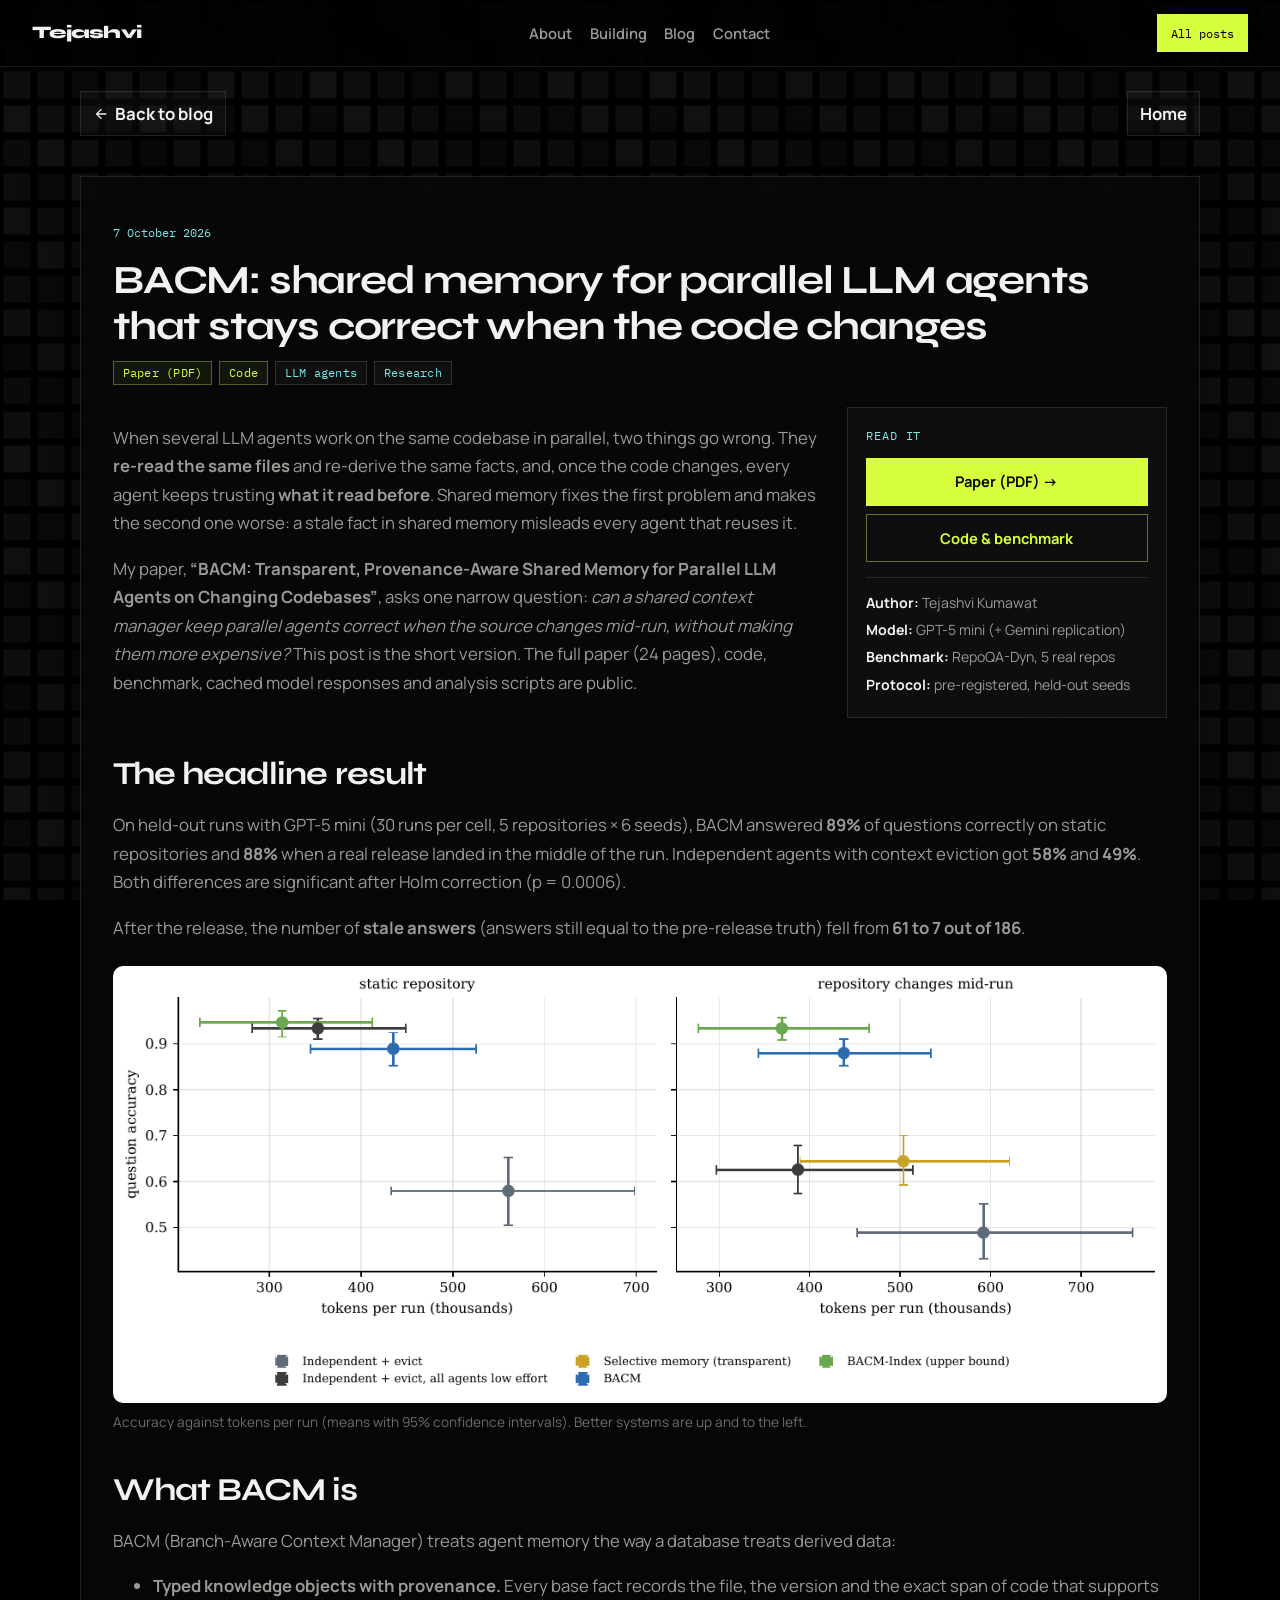
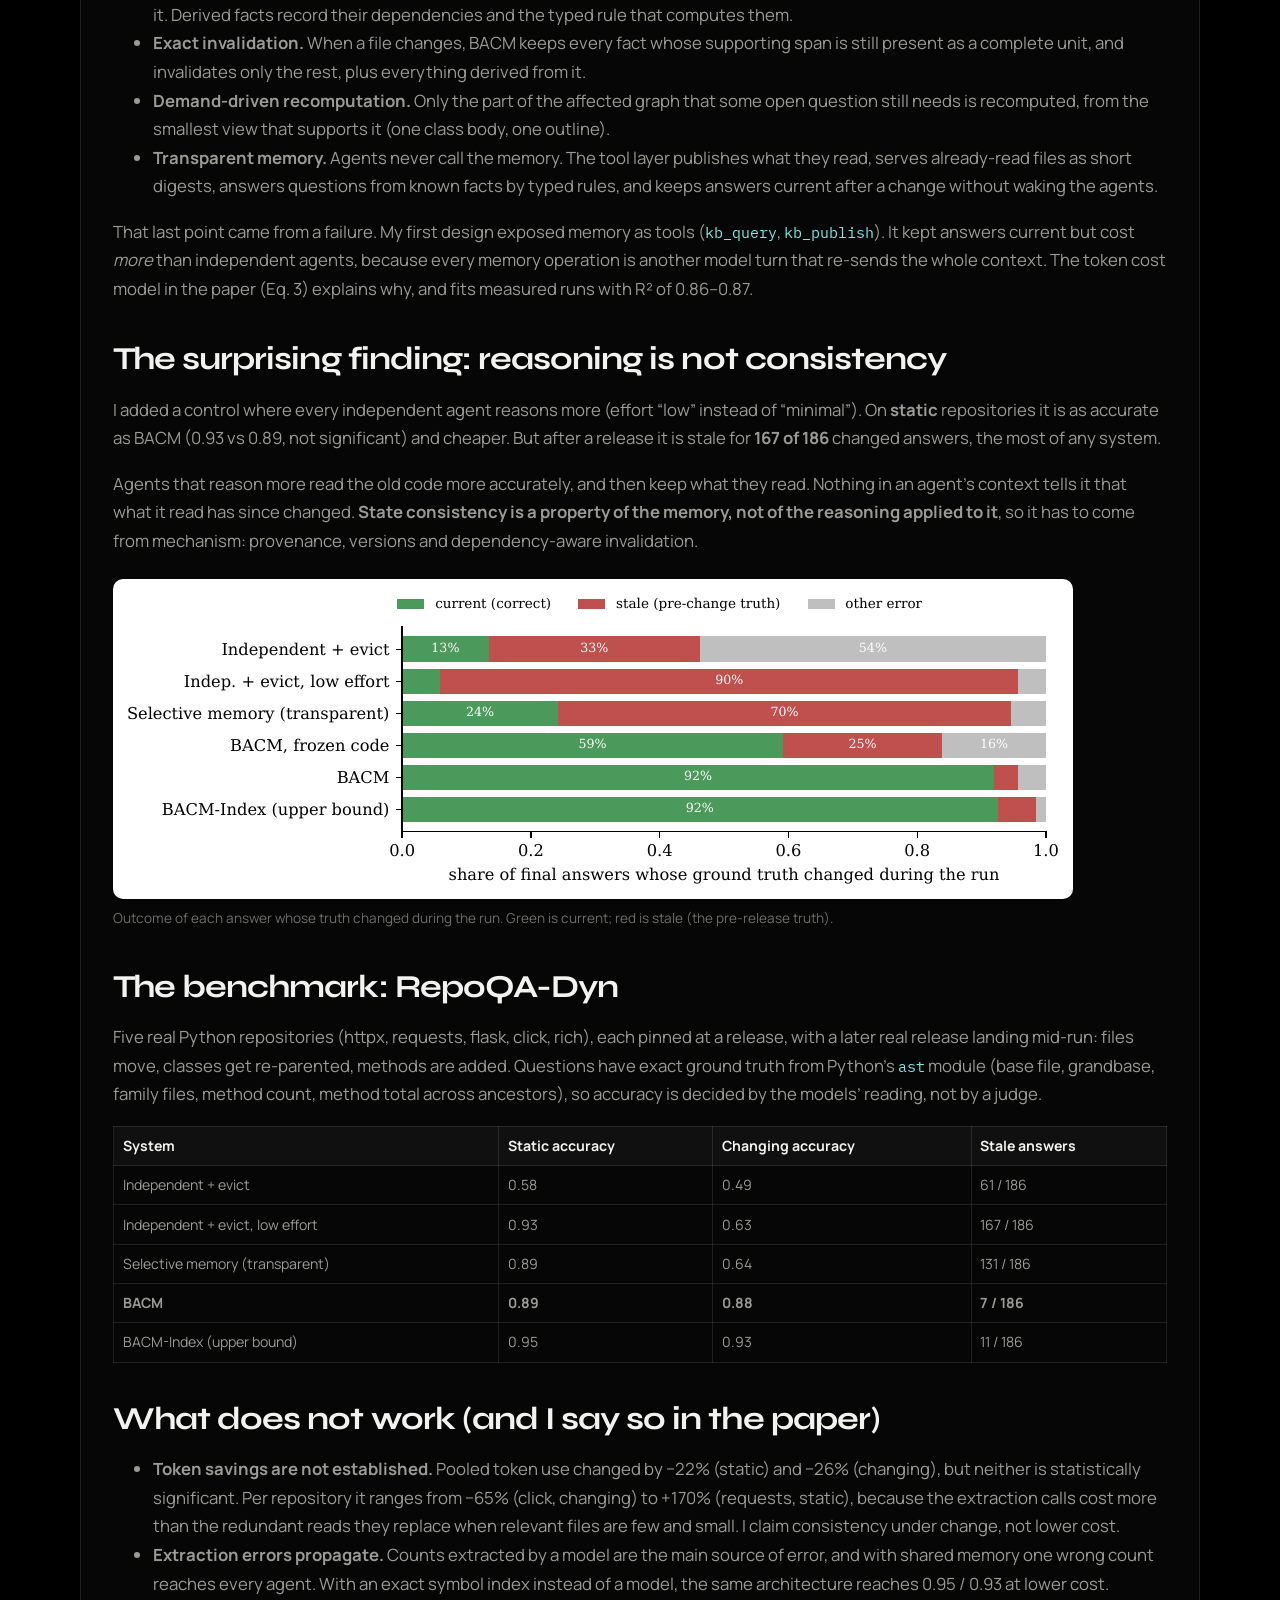
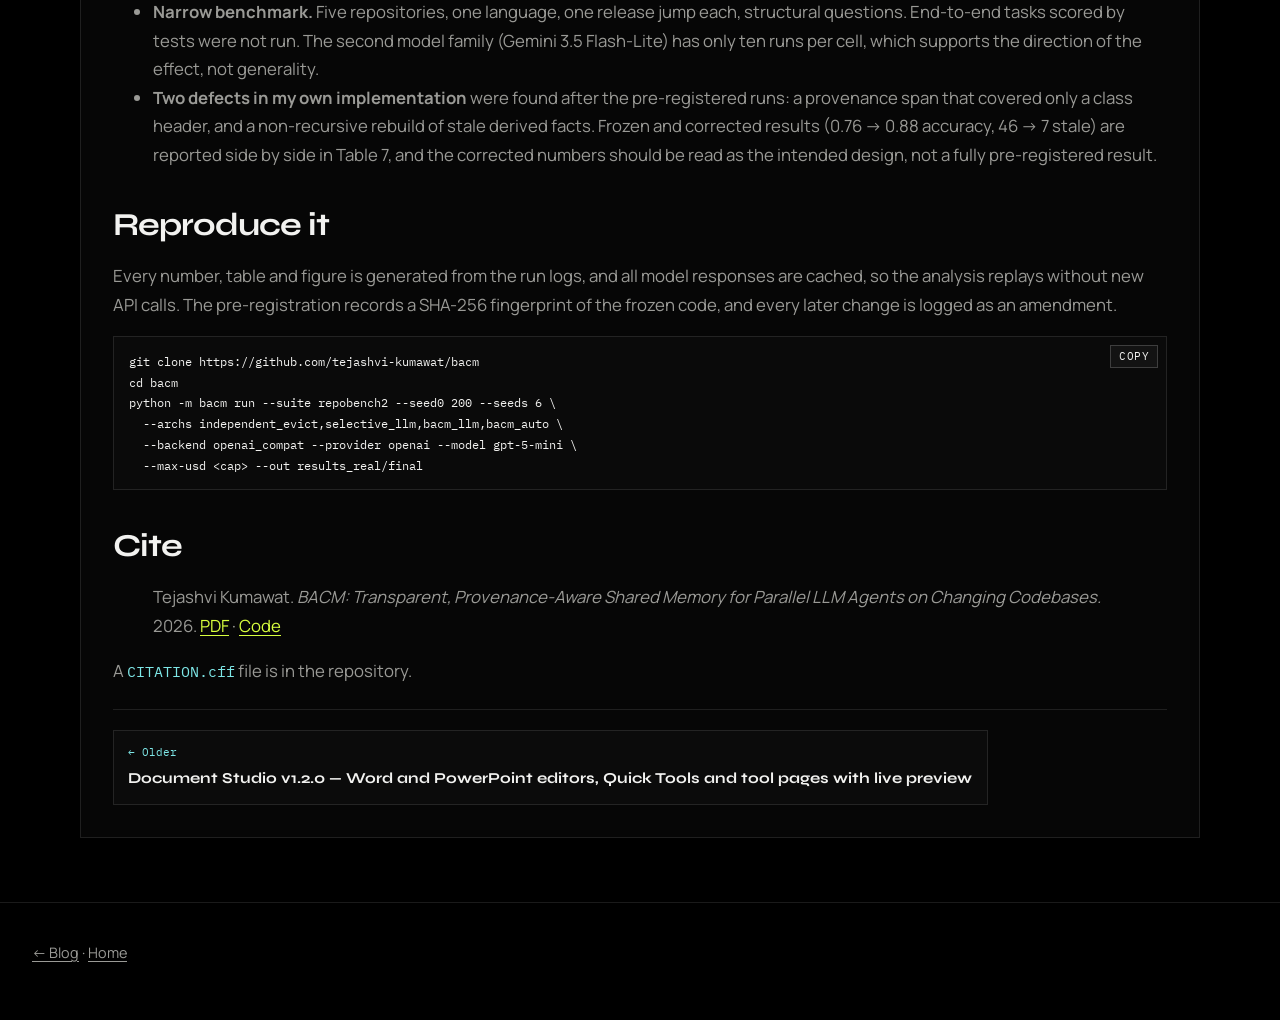
<file: blog/bacm-shared-memory-parallel-agents.html>
<!DOCTYPE html>
<html lang="en">
<head>
  <meta charset="utf-8" />
  <meta name="viewport" content="width=device-width, initial-scale=1" />
  <title>BACM: shared memory for parallel LLM agents that stays correct when the code changes · Tejashvi Kumawat</title>
  <meta name="description" content="Research write-up of BACM, a transparent, provenance-aware shared context manager for parallel LLM agents on changing codebases: 89% / 88% accuracy against 58% / 49% for independent agents, and stale answers cut from 61 to 7 of 186. Paper PDF, code and honest limitations." />
  <meta name="author" content="Tejashvi Kumawat" />
  <meta name="robots" content="index, follow, max-image-preview:large" />
  <link rel="canonical" href="https://tejashvi-kumawat.github.io/blog/bacm-shared-memory-parallel-agents.html" />
  <link rel="alternate" type="application/atom+xml" title="Tejashvi Kumawat — blog" href="https://tejashvi-kumawat.github.io/feed.xml" />
  <meta property="og:site_name" content="Tejashvi Kumawat" />
  <meta property="og:type" content="article" />
  <meta property="og:title" content="BACM: shared memory for parallel LLM agents that stays correct when the code changes · Tejashvi Kumawat" />
  <meta property="og:description" content="Research write-up of BACM, a transparent, provenance-aware shared context manager for parallel LLM agents on changing codebases: 89% / 88% accuracy against 58% / 49% for independent agents, and stale answers cut from 61 to 7 of 186. Paper PDF, code and honest limitations." />
  <meta property="og:url" content="https://tejashvi-kumawat.github.io/blog/bacm-shared-memory-parallel-agents.html" />
  <meta property="og:image" content="https://tejashvi-kumawat.github.io/assets/tejashvi.jpg" />
  <meta name="twitter:card" content="summary" />
  <meta name="twitter:title" content="BACM: shared memory for parallel LLM agents that stays correct when the code changes · Tejashvi Kumawat" />
  <meta name="twitter:description" content="Research write-up of BACM, a transparent, provenance-aware shared context manager for parallel LLM agents on changing codebases: 89% / 88% accuracy against 58% / 49% for independent agents, and stale answers cut from 61 to 7 of 186. Paper PDF, code and honest limitations." />
  <meta name="theme-color" content="#000000" />
  <meta name="google-site-verification" content="QkLkGs-dC5ODQAl7S6HN8J9Vq0is6BIBXomtna_aylA" />
  <meta property="article:published_time" content="2026-10-07" />
  <script type="application/ld+json">{"@context": "https://schema.org", "@type": "BlogPosting", "headline": "BACM: shared memory for parallel LLM agents that stays correct when the code changes", "description": "Research write-up of BACM, a transparent, provenance-aware shared context manager for parallel LLM agents on changing codebases: 89% / 88% accuracy against 58% / 49% for independent agents, and stale answers cut from 61 to 7 of 186. Paper PDF, code and honest limitations.", "datePublished": "2026-10-07", "dateModified": "2026-10-07", "mainEntityOfPage": "https://tejashvi-kumawat.github.io/blog/bacm-shared-memory-parallel-agents.html", "url": "https://tejashvi-kumawat.github.io/blog/bacm-shared-memory-parallel-agents.html", "image": "https://tejashvi-kumawat.github.io/assets/tejashvi.jpg", "author": {"@type": "Person", "name": "Tejashvi Kumawat", "url": "https://tejashvi-kumawat.github.io/"}, "publisher": {"@type": "Person", "name": "Tejashvi Kumawat", "url": "https://tejashvi-kumawat.github.io/"}}</script>
  <link rel="preconnect" href="https://fonts.googleapis.com" />
  <link rel="preconnect" href="https://fonts.gstatic.com" crossorigin />
  <link href="https://fonts.googleapis.com/css2?family=Syne:wght@600;700;800&family=Manrope:wght@400;500;600;700&family=IBM+Plex+Mono:wght@400;500&display=swap" rel="stylesheet" />
  <link rel="stylesheet" href="../styles.css" />
  <script src="../script.js" defer></script>
</head>
<body class="blog-page">
  <canvas id="cellField" aria-hidden="true"></canvas>
  <svg xmlns="http://www.w3.org/2000/svg" style="display:none" aria-hidden="true"><symbol id="i-arrow" viewBox="0 0 24 24"><path fill="currentColor" d="M20 11H7.83l5.59-5.59L12 4l-8 8 8 8 1.41-1.41L7.83 13H20v-2z"/></symbol></svg>
  <header class="top">
    <a class="logo" href="../">Tejashvi</a>
    <nav>
      <a href="../#about">About</a>
      <a href="../#work">Building</a>
      <a href="./">Blog</a>
      <a href="../#contact">Contact</a>
    </nav>
    <a class="nav-cta" href="./">All posts</a>
  </header>
  <main>
    <div class="blog-bar">
      <a class="back-link" href="./">
        <svg class="icon" width="16" height="16" aria-hidden="true"><use href="#i-arrow"/></svg>
        Back to blog
      </a>
      <a class="back-link" href="../">Home</a>
    </div>
    <article class="panel">
      <p class="post-meta"><time id="postDate" datetime="2026-10-07">7 October 2026</time></p>
      <h1 id="postTitle" style="font-family:var(--font-display);letter-spacing:-0.03em;margin:0 0 0.75rem">BACM: shared memory for parallel LLM agents that stays correct when the code changes</h1>
      <div class="post-tags" id="postTags"><a class="post-tag post-tag-link" href="https://tejashvi-kumawat.github.io/assets/bacm-paper.pdf" target="_blank" rel="noopener noreferrer">Paper (PDF)</a><a class="post-tag post-tag-link" href="https://github.com/tejashvi-kumawat/bacm" target="_blank" rel="noopener noreferrer">Code</a><span class="post-tag">LLM agents</span><span class="post-tag">Research</span></div>
      <div id="postBody" class="prose" data-slug="bacm-shared-memory-parallel-agents" data-prerendered="1">
<div class="blog-split">
<div class="blog-split-main">
<p>When several LLM agents work on the same codebase in parallel, two things go wrong. They <strong>re-read the same files</strong> and re-derive the same facts, and, once the code changes, every agent keeps trusting <strong>what it read before</strong>. Shared memory fixes the first problem and makes the second one worse: a stale fact in shared memory misleads every agent that reuses it.</p>
<p>My paper, <strong>“BACM: Transparent, Provenance-Aware Shared Memory for Parallel LLM Agents on Changing Codebases”</strong>, asks one narrow question: <em>can a shared context manager keep parallel agents correct when the source changes mid-run, without making them more expensive?</em> This post is the short version. The full paper (24 pages), code, benchmark, cached model responses and analysis scripts are public.</p>
</div>
<aside class="blog-rail">
<p class="blog-rail-label">Read it</p>
<a class="blog-rail-btn" href="https://tejashvi-kumawat.github.io/assets/bacm-paper.pdf">Paper (PDF) →</a>
<a class="blog-rail-btn ghost" href="https://github.com/tejashvi-kumawat/bacm">Code &amp; benchmark</a>
<ul class="blog-rail-meta">
<li><strong>Author:</strong> Tejashvi Kumawat</li>
<li><strong>Model:</strong> GPT-5 mini (+ Gemini replication)</li>
<li><strong>Benchmark:</strong> RepoQA-Dyn, 5 real repos</li>
<li><strong>Protocol:</strong> pre-registered, held-out seeds</li>
</ul>
</aside>
</div>

<h2>The headline result</h2>
<p>On held-out runs with GPT-5 mini (30 runs per cell, 5 repositories × 6 seeds), BACM answered <strong>89%</strong> of questions correctly on static repositories and <strong>88%</strong> when a real release landed in the middle of the run. Independent agents with context eviction got <strong>58%</strong> and <strong>49%</strong>. Both differences are significant after Holm correction (p = 0.0006).</p>
<p>After the release, the number of <strong>stale answers</strong> (answers still equal to the pre-release truth) fell from <strong>61 to 7 out of 186</strong>.</p>
<figure>
<img src="../assets/bacm/main_tradeoff.png" alt="Accuracy against tokens per run for five systems, on static repositories and when the repository changes mid-run" loading="lazy" />
<figcaption>Accuracy against tokens per run (means with 95% confidence intervals). Better systems are up and to the left.</figcaption>
</figure>

<h2>What BACM is</h2>
<p>BACM (Branch-Aware Context Manager) treats agent memory the way a database treats derived data:</p>
<ul>
<li><strong>Typed knowledge objects with provenance.</strong> Every base fact records the file, the version and the exact span of code that supports it. Derived facts record their dependencies and the typed rule that computes them.</li>
<li><strong>Exact invalidation.</strong> When a file changes, BACM keeps every fact whose supporting span is still present as a complete unit, and invalidates only the rest, plus everything derived from it.</li>
<li><strong>Demand-driven recomputation.</strong> Only the part of the affected graph that some open question still needs is recomputed, from the smallest view that supports it (one class body, one outline).</li>
<li><strong>Transparent memory.</strong> Agents never call the memory. The tool layer publishes what they read, serves already-read files as short digests, answers questions from known facts by typed rules, and keeps answers current after a change without waking the agents.</li>
</ul>
<p>That last point came from a failure. My first design exposed memory as tools (<code>kb_query</code>, <code>kb_publish</code>). It kept answers current but cost <em>more</em> than independent agents, because every memory operation is another model turn that re-sends the whole context. The token cost model in the paper (Eq. 3) explains why, and fits measured runs with R² of 0.86–0.87.</p>
<h2>The surprising finding: reasoning is not consistency</h2>
<p>I added a control where every independent agent reasons more (effort “low” instead of “minimal”). On <strong>static</strong> repositories it is as accurate as BACM (0.93 vs 0.89, not significant) and cheaper. But after a release it is stale for <strong>167 of 186</strong> changed answers, the most of any system.</p>
<p>Agents that reason more read the old code more accurately, and then keep what they read. Nothing in an agent’s context tells it that what it read has since changed. <strong>State consistency is a property of the memory, not of the reasoning applied to it</strong>, so it has to come from mechanism: provenance, versions and dependency-aware invalidation.</p>
<figure>
<img src="../assets/bacm/stale.png" alt="Outcome of every final answer whose ground truth changed during the run: current, stale or otherwise wrong, per system" loading="lazy" />
<figcaption>Outcome of each answer whose truth changed during the run. Green is current; red is stale (the pre-release truth).</figcaption>
</figure>

<h2>The benchmark: RepoQA-Dyn</h2>
<p>Five real Python repositories (httpx, requests, flask, click, rich), each pinned at a release, with a later real release landing mid-run: files move, classes get re-parented, methods are added. Questions have exact ground truth from Python’s <code>ast</code> module (base file, grandbase, family files, method count, method total across ancestors), so accuracy is decided by the models’ reading, not by a judge.</p>
<table>
<thead>
<tr>
<th>System</th>
<th>Static accuracy</th>
<th>Changing accuracy</th>
<th>Stale answers</th>
</tr>
</thead>
<tbody>
<tr>
<td>Independent + evict</td>
<td>0.58</td>
<td>0.49</td>
<td>61 / 186</td>
</tr>
<tr>
<td>Independent + evict, low effort</td>
<td>0.93</td>
<td>0.63</td>
<td>167 / 186</td>
</tr>
<tr>
<td>Selective memory (transparent)</td>
<td>0.89</td>
<td>0.64</td>
<td>131 / 186</td>
</tr>
<tr>
<td><strong>BACM</strong></td>
<td><strong>0.89</strong></td>
<td><strong>0.88</strong></td>
<td><strong>7 / 186</strong></td>
</tr>
<tr>
<td>BACM-Index (upper bound)</td>
<td>0.95</td>
<td>0.93</td>
<td>11 / 186</td>
</tr>
</tbody>
</table>
<h2>What does not work (and I say so in the paper)</h2>
<ul>
<li><strong>Token savings are not established.</strong> Pooled token use changed by −22% (static) and −26% (changing), but neither is statistically significant. Per repository it ranges from −65% (click, changing) to +170% (requests, static), because the extraction calls cost more than the redundant reads they replace when relevant files are few and small. I claim consistency under change, not lower cost.</li>
<li><strong>Extraction errors propagate.</strong> Counts extracted by a model are the main source of error, and with shared memory one wrong count reaches every agent. With an exact symbol index instead of a model, the same architecture reaches 0.95 / 0.93 at lower cost.</li>
<li><strong>Narrow benchmark.</strong> Five repositories, one language, one release jump each, structural questions. End-to-end tasks scored by tests were not run. The second model family (Gemini 3.5 Flash-Lite) has only ten runs per cell, which supports the direction of the effect, not generality.</li>
<li><strong>Two defects in my own implementation</strong> were found after the pre-registered runs: a provenance span that covered only a class header, and a non-recursive rebuild of stale derived facts. Frozen and corrected results (0.76 → 0.88 accuracy, 46 → 7 stale) are reported side by side in Table 7, and the corrected numbers should be read as the intended design, not a fully pre-registered result.</li>
</ul>
<h2>Reproduce it</h2>
<p>Every number, table and figure is generated from the run logs, and all model responses are cached, so the analysis replays without new API calls. The pre-registration records a SHA-256 fingerprint of the frozen code, and every later change is logged as an amendment.</p>
<pre><code class="language-bash">git clone https://github.com/tejashvi-kumawat/bacm
cd bacm
python -m bacm run --suite repobench2 --seed0 200 --seeds 6 \
  --archs independent_evict,selective_llm,bacm_llm,bacm_auto \
  --backend openai_compat --provider openai --model gpt-5-mini \
  --max-usd &lt;cap&gt; --out results_real/final
</code></pre>
<h2>Cite</h2>
<blockquote>
<p>Tejashvi Kumawat. <em>BACM: Transparent, Provenance-Aware Shared Memory for Parallel LLM Agents on Changing Codebases.</em> 2026. <a href="https://tejashvi-kumawat.github.io/assets/bacm-paper.pdf">PDF</a> · <a href="https://github.com/tejashvi-kumawat/bacm">Code</a></p>
</blockquote>
<p>A <code>CITATION.cff</code> file is in the repository.</p>
      </div>
      <nav class="post-nav" id="postNav" aria-label="Post navigation"><a href="document-studio-v1-2-0.html"><span class="dir">← Older</span><span class="title">Document Studio v1.2.0 — Word and PowerPoint editors, Quick Tools and tool pages with live preview</span></a><span></span></nav>
    </article>
  </main>
  <footer class="footer">
    <p><a href="./">← Blog</a> · <a href="../">Home</a></p>
  </footer>
</body>
</html>
</file>
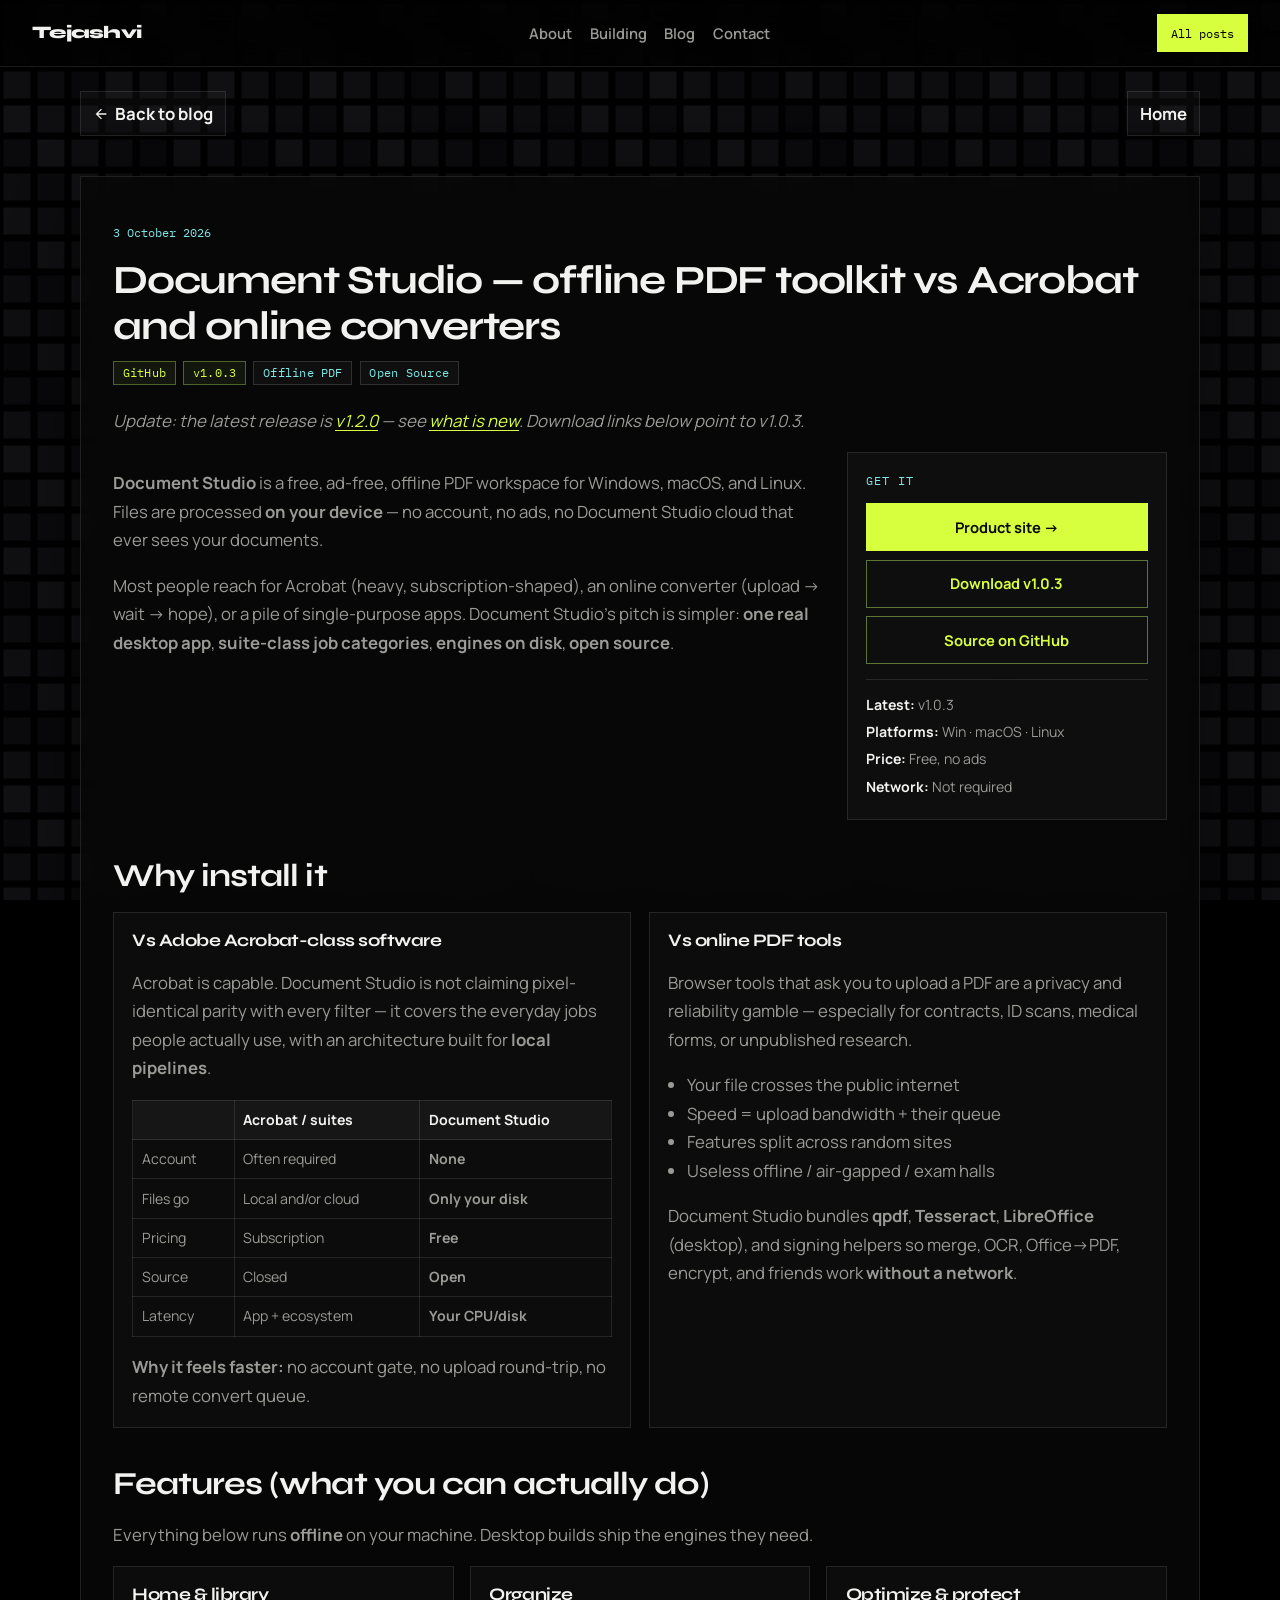
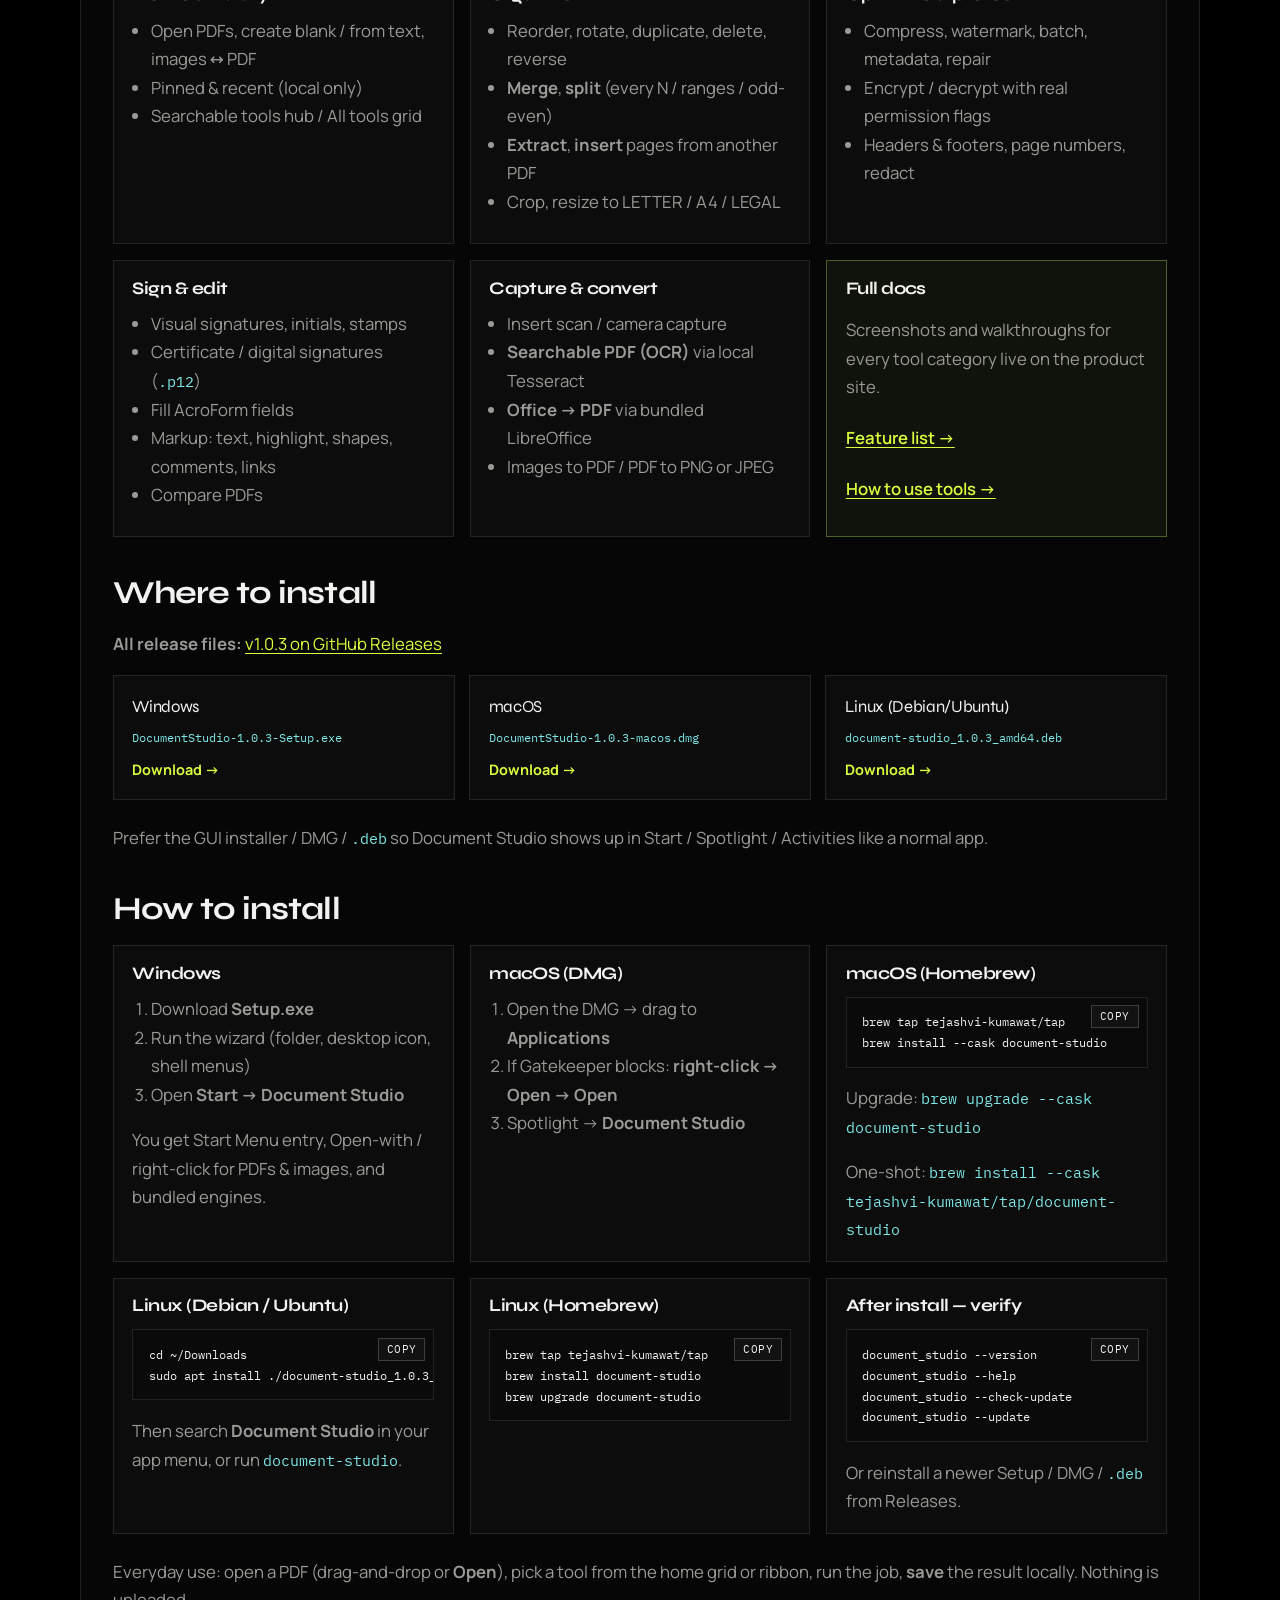
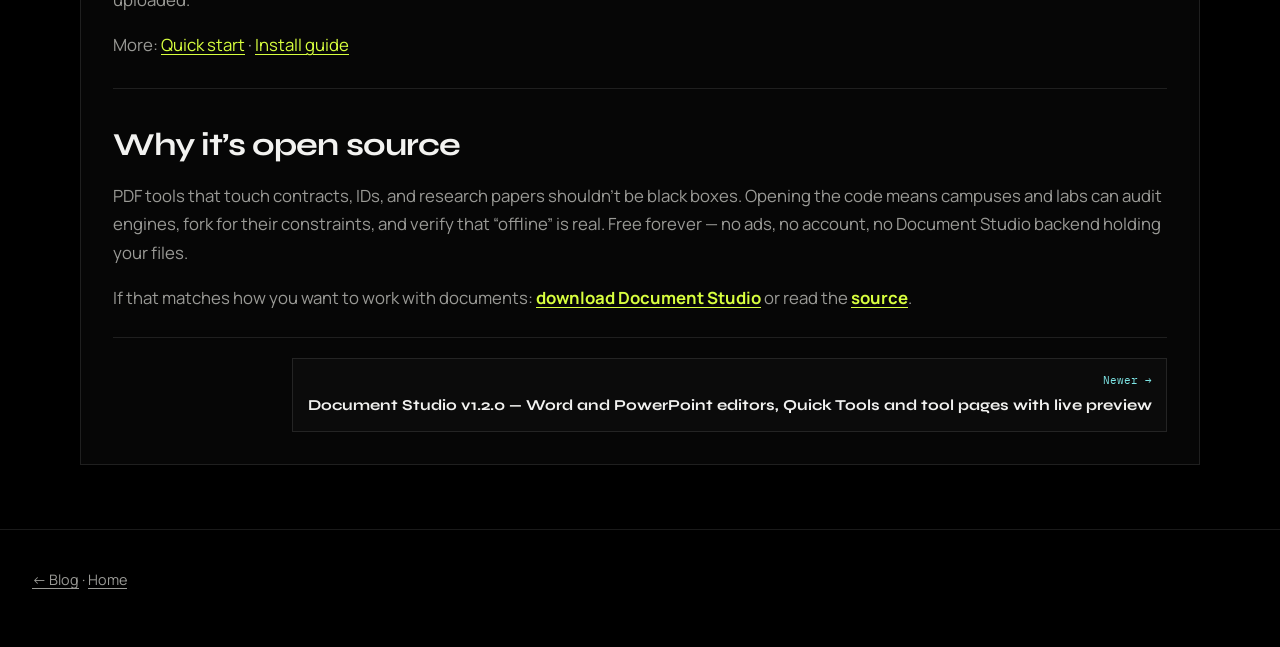
<file: blog/document-studio-open-and-fast.html>
<!DOCTYPE html>
<html lang="en">
<head>
  <meta charset="utf-8" />
  <meta name="viewport" content="width=device-width, initial-scale=1" />
  <title>Document Studio — offline PDF toolkit vs Acrobat and online converters · Tejashvi Kumawat</title>
  <meta name="description" content="Why install Document Studio, full feature map, downloads and install commands for Windows, macOS, and Linux, and why local engines beat Adobe cloud and browser upload tools." />
  <meta name="author" content="Tejashvi Kumawat" />
  <meta name="robots" content="index, follow, max-image-preview:large" />
  <link rel="canonical" href="https://tejashvi-kumawat.github.io/blog/document-studio-open-and-fast.html" />
  <link rel="alternate" type="application/atom+xml" title="Tejashvi Kumawat — blog" href="https://tejashvi-kumawat.github.io/feed.xml" />
  <meta property="og:site_name" content="Tejashvi Kumawat" />
  <meta property="og:type" content="article" />
  <meta property="og:title" content="Document Studio — offline PDF toolkit vs Acrobat and online converters · Tejashvi Kumawat" />
  <meta property="og:description" content="Why install Document Studio, full feature map, downloads and install commands for Windows, macOS, and Linux, and why local engines beat Adobe cloud and browser upload tools." />
  <meta property="og:url" content="https://tejashvi-kumawat.github.io/blog/document-studio-open-and-fast.html" />
  <meta property="og:image" content="https://tejashvi-kumawat.github.io/assets/tejashvi.jpg" />
  <meta name="twitter:card" content="summary" />
  <meta name="twitter:title" content="Document Studio — offline PDF toolkit vs Acrobat and online converters · Tejashvi Kumawat" />
  <meta name="twitter:description" content="Why install Document Studio, full feature map, downloads and install commands for Windows, macOS, and Linux, and why local engines beat Adobe cloud and browser upload tools." />
  <meta name="theme-color" content="#000000" />
  <meta name="google-site-verification" content="QkLkGs-dC5ODQAl7S6HN8J9Vq0is6BIBXomtna_aylA" />
  <meta property="article:published_time" content="2026-10-03" />
  <script type="application/ld+json">{"@context": "https://schema.org", "@type": "BlogPosting", "headline": "Document Studio — offline PDF toolkit vs Acrobat and online converters", "description": "Why install Document Studio, full feature map, downloads and install commands for Windows, macOS, and Linux, and why local engines beat Adobe cloud and browser upload tools.", "datePublished": "2026-10-03", "dateModified": "2026-10-03", "mainEntityOfPage": "https://tejashvi-kumawat.github.io/blog/document-studio-open-and-fast.html", "url": "https://tejashvi-kumawat.github.io/blog/document-studio-open-and-fast.html", "image": "https://tejashvi-kumawat.github.io/assets/tejashvi.jpg", "author": {"@type": "Person", "name": "Tejashvi Kumawat", "url": "https://tejashvi-kumawat.github.io/"}, "publisher": {"@type": "Person", "name": "Tejashvi Kumawat", "url": "https://tejashvi-kumawat.github.io/"}}</script>
  <link rel="preconnect" href="https://fonts.googleapis.com" />
  <link rel="preconnect" href="https://fonts.gstatic.com" crossorigin />
  <link href="https://fonts.googleapis.com/css2?family=Syne:wght@600;700;800&family=Manrope:wght@400;500;600;700&family=IBM+Plex+Mono:wght@400;500&display=swap" rel="stylesheet" />
  <link rel="stylesheet" href="../styles.css" />
  <script src="../script.js" defer></script>
</head>
<body class="blog-page">
  <canvas id="cellField" aria-hidden="true"></canvas>
  <svg xmlns="http://www.w3.org/2000/svg" style="display:none" aria-hidden="true"><symbol id="i-arrow" viewBox="0 0 24 24"><path fill="currentColor" d="M20 11H7.83l5.59-5.59L12 4l-8 8 8 8 1.41-1.41L7.83 13H20v-2z"/></symbol></svg>
  <header class="top">
    <a class="logo" href="../">Tejashvi</a>
    <nav>
      <a href="../#about">About</a>
      <a href="../#work">Building</a>
      <a href="./">Blog</a>
      <a href="../#contact">Contact</a>
    </nav>
    <a class="nav-cta" href="./">All posts</a>
  </header>
  <main>
    <div class="blog-bar">
      <a class="back-link" href="./">
        <svg class="icon" width="16" height="16" aria-hidden="true"><use href="#i-arrow"/></svg>
        Back to blog
      </a>
      <a class="back-link" href="../">Home</a>
    </div>
    <article class="panel">
      <p class="post-meta"><time id="postDate" datetime="2026-10-03">3 October 2026</time></p>
      <h1 id="postTitle" style="font-family:var(--font-display);letter-spacing:-0.03em;margin:0 0 0.75rem">Document Studio — offline PDF toolkit vs Acrobat and online converters</h1>
      <div class="post-tags" id="postTags"><a class="post-tag post-tag-link" href="https://github.com/tejashvi-kumawat/DocumentStudio" target="_blank" rel="noopener noreferrer">GitHub</a><a class="post-tag post-tag-link" href="https://github.com/tejashvi-kumawat/DocumentStudio/releases/tag/v1.0.3" target="_blank" rel="noopener noreferrer">v1.0.3</a><span class="post-tag">Offline PDF</span><span class="post-tag">Open Source</span></div>
      <div id="postBody" class="prose" data-slug="document-studio-open-and-fast" data-prerendered="1">
<p><em>Update: the latest release is <a href="https://github.com/tejashvi-kumawat/DocumentStudio/releases/tag/v1.2.0">v1.2.0</a> — see <a href="document-studio-v1-2-0.html">what is new</a>. Download links below point to v1.0.3.</em></p>

<div class="blog-split">
<div class="blog-split-main">
<p><strong>Document Studio</strong> is a free, ad-free, offline PDF workspace for Windows, macOS, and Linux. Files are processed <strong>on your device</strong> — no account, no ads, no Document Studio cloud that ever sees your documents.</p>
<p>Most people reach for Acrobat (heavy, subscription-shaped), an online converter (upload → wait → hope), or a pile of single-purpose apps. Document Studio’s pitch is simpler: <strong>one real desktop app</strong>, <strong>suite-class job categories</strong>, <strong>engines on disk</strong>, <strong>open source</strong>.</p>
</div>
<aside class="blog-rail">
<p class="blog-rail-label">Get it</p>
<a class="blog-rail-btn" href="https://tejashvi-kumawat.github.io/DocumentStudio/">Product site →</a>
<a class="blog-rail-btn ghost" href="https://github.com/tejashvi-kumawat/DocumentStudio/releases/tag/v1.0.3">Download v1.0.3</a>
<a class="blog-rail-btn ghost" href="https://github.com/tejashvi-kumawat/DocumentStudio">Source on GitHub</a>
<ul class="blog-rail-meta">
<li><strong>Latest:</strong> v1.0.3</li>
<li><strong>Platforms:</strong> Win · macOS · Linux</li>
<li><strong>Price:</strong> Free, no ads</li>
<li><strong>Network:</strong> Not required</li>
</ul>
</aside>
</div>

<h2>Why install it</h2>
<div class="compare-grid">
<div class="compare-card">
<h3>Vs Adobe Acrobat-class software</h3>
<p>Acrobat is capable. Document Studio is not claiming pixel-identical parity with every filter — it covers the everyday jobs people actually use, with an architecture built for <strong>local pipelines</strong>.</p>
<table>
<thead><tr><th></th><th>Acrobat / suites</th><th>Document Studio</th></tr></thead>
<tbody>
<tr><td>Account</td><td>Often required</td><td><strong>None</strong></td></tr>
<tr><td>Files go</td><td>Local and/or cloud</td><td><strong>Only your disk</strong></td></tr>
<tr><td>Pricing</td><td>Subscription</td><td><strong>Free</strong></td></tr>
<tr><td>Source</td><td>Closed</td><td><strong>Open</strong></td></tr>
<tr><td>Latency</td><td>App + ecosystem</td><td><strong>Your CPU/disk</strong></td></tr>
</tbody>
</table>
<p><strong>Why it feels faster:</strong> no account gate, no upload round-trip, no remote convert queue.</p>
</div>
<div class="compare-card">
<h3>Vs online PDF tools</h3>
<p>Browser tools that ask you to upload a PDF are a privacy and reliability gamble — especially for contracts, ID scans, medical forms, or unpublished research.</p>
<ul>
<li>Your file crosses the public internet</li>
<li>Speed = upload bandwidth + their queue</li>
<li>Features split across random sites</li>
<li>Useless offline / air-gapped / exam halls</li>
</ul>
<p>Document Studio bundles <strong>qpdf</strong>, <strong>Tesseract</strong>, <strong>LibreOffice</strong> (desktop), and signing helpers so merge, OCR, Office→PDF, encrypt, and friends work <strong>without a network</strong>.</p>
</div>
</div>

<h2>Features (what you can actually do)</h2>
<p>Everything below runs <strong>offline</strong> on your machine. Desktop builds ship the engines they need.</p>

<div class="feature-grid">
<div class="feature-card">
<h3>Home &amp; library</h3>
<ul>
<li>Open PDFs, create blank / from text, images ↔ PDF</li>
<li>Pinned &amp; recent (local only)</li>
<li>Searchable tools hub / All tools grid</li>
</ul>
</div>
<div class="feature-card">
<h3>Organize</h3>
<ul>
<li>Reorder, rotate, duplicate, delete, reverse</li>
<li><strong>Merge</strong>, <strong>split</strong> (every N / ranges / odd-even)</li>
<li><strong>Extract</strong>, <strong>insert</strong> pages from another PDF</li>
<li>Crop, resize to LETTER / A4 / LEGAL</li>
</ul>
</div>
<div class="feature-card">
<h3>Optimize &amp; protect</h3>
<ul>
<li>Compress, watermark, batch, metadata, repair</li>
<li>Encrypt / decrypt with real permission flags</li>
<li>Headers &amp; footers, page numbers, redact</li>
</ul>
</div>
<div class="feature-card">
<h3>Sign &amp; edit</h3>
<ul>
<li>Visual signatures, initials, stamps</li>
<li>Certificate / digital signatures (<code>.p12</code>)</li>
<li>Fill AcroForm fields</li>
<li>Markup: text, highlight, shapes, comments, links</li>
<li>Compare PDFs</li>
</ul>
</div>
<div class="feature-card">
<h3>Capture &amp; convert</h3>
<ul>
<li>Insert scan / camera capture</li>
<li><strong>Searchable PDF (OCR)</strong> via local Tesseract</li>
<li><strong>Office → PDF</strong> via bundled LibreOffice</li>
<li>Images to PDF / PDF to PNG or JPEG</li>
</ul>
</div>
<div class="feature-card accent">
<h3>Full docs</h3>
<p>Screenshots and walkthroughs for every tool category live on the product site.</p>
<p><a href="https://tejashvi-kumawat.github.io/DocumentStudio/#/features">Feature list →</a></p>
<p><a href="https://tejashvi-kumawat.github.io/DocumentStudio/#/how-to">How to use tools →</a></p>
</div>
</div>

<h2>Where to install</h2>
<p><strong>All release files:</strong> <a href="https://github.com/tejashvi-kumawat/DocumentStudio/releases/tag/v1.0.3">v1.0.3 on GitHub Releases</a></p>

<div class="dl-grid">
<a class="dl-card" href="https://github.com/tejashvi-kumawat/DocumentStudio/releases/download/v1.0.3/DocumentStudio-1.0.3-Setup.exe">
<span class="dl-os">Windows</span>
<span class="dl-file">DocumentStudio-1.0.3-Setup.exe</span>
<span class="dl-go">Download →</span>
</a>
<a class="dl-card" href="https://github.com/tejashvi-kumawat/DocumentStudio/releases/download/v1.0.3/DocumentStudio-1.0.3-macos.dmg">
<span class="dl-os">macOS</span>
<span class="dl-file">DocumentStudio-1.0.3-macos.dmg</span>
<span class="dl-go">Download →</span>
</a>
<a class="dl-card" href="https://github.com/tejashvi-kumawat/DocumentStudio/releases/download/v1.0.3/document-studio_1.0.3_amd64.deb">
<span class="dl-os">Linux (Debian/Ubuntu)</span>
<span class="dl-file">document-studio_1.0.3_amd64.deb</span>
<span class="dl-go">Download →</span>
</a>
</div>

<p>Prefer the GUI installer / DMG / <code>.deb</code> so Document Studio shows up in Start / Spotlight / Activities like a normal app.</p>

<h2>How to install</h2>
<div class="install-grid">
<div class="install-card">
<h3>Windows</h3>
<ol>
<li>Download <strong>Setup.exe</strong></li>
<li>Run the wizard (folder, desktop icon, shell menus)</li>
<li>Open <strong>Start → Document Studio</strong></li>
</ol>
<p>You get Start Menu entry, Open-with / right-click for PDFs &amp; images, and bundled engines.</p>
</div>
<div class="install-card">
<h3>macOS (DMG)</h3>
<ol>
<li>Open the DMG → drag to <strong>Applications</strong></li>
<li>If Gatekeeper blocks: <strong>right-click → Open → Open</strong></li>
<li>Spotlight → <strong>Document Studio</strong></li>
</ol>
</div>
<div class="install-card">
<h3>macOS (Homebrew)</h3>
<pre><code>brew tap tejashvi-kumawat/tap
brew install --cask document-studio</code></pre>
<p>Upgrade: <code>brew upgrade --cask document-studio</code></p>
<p>One-shot: <code>brew install --cask tejashvi-kumawat/tap/document-studio</code></p>
</div>
<div class="install-card">
<h3>Linux (Debian / Ubuntu)</h3>
<pre><code>cd ~/Downloads
sudo apt install ./document-studio_1.0.3_amd64.deb</code></pre>
<p>Then search <strong>Document Studio</strong> in your app menu, or run <code>document-studio</code>.</p>
</div>
<div class="install-card">
<h3>Linux (Homebrew)</h3>
<pre><code>brew tap tejashvi-kumawat/tap
brew install document-studio
brew upgrade document-studio</code></pre>
</div>
<div class="install-card">
<h3>After install — verify</h3>
<pre><code>document_studio --version
document_studio --help
document_studio --check-update
document_studio --update</code></pre>
<p>Or reinstall a newer Setup / DMG / <code>.deb</code> from Releases.</p>
</div>
</div>

<p>Everyday use: open a PDF (drag-and-drop or <strong>Open</strong>), pick a tool from the home grid or ribbon, run the job, <strong>save</strong> the result locally. Nothing is uploaded.</p>

<p>More: <a href="https://tejashvi-kumawat.github.io/DocumentStudio/#/quick-start">Quick start</a> · <a href="https://tejashvi-kumawat.github.io/DocumentStudio/#/install">Install guide</a></p>

<hr />
<h2>Why it’s open source</h2>
<p>PDF tools that touch contracts, IDs, and research papers shouldn’t be black boxes. Opening the code means campuses and labs can audit engines, fork for their constraints, and verify that “offline” is real. Free forever — no ads, no account, no Document Studio backend holding your files.</p>
<p>If that matches how you want to work with documents: <strong><a href="https://tejashvi-kumawat.github.io/DocumentStudio/">download Document Studio</a></strong> or read the <strong><a href="https://github.com/tejashvi-kumawat/DocumentStudio">source</a></strong>.</p>
      </div>
      <nav class="post-nav" id="postNav" aria-label="Post navigation"><span></span><a href="document-studio-v1-2-0.html" style="text-align:right"><span class="dir">Newer →</span><span class="title">Document Studio v1.2.0 — Word and PowerPoint editors, Quick Tools and tool pages with live preview</span></a></nav>
    </article>
  </main>
  <footer class="footer">
    <p><a href="./">← Blog</a> · <a href="../">Home</a></p>
  </footer>
</body>
</html>
</file>
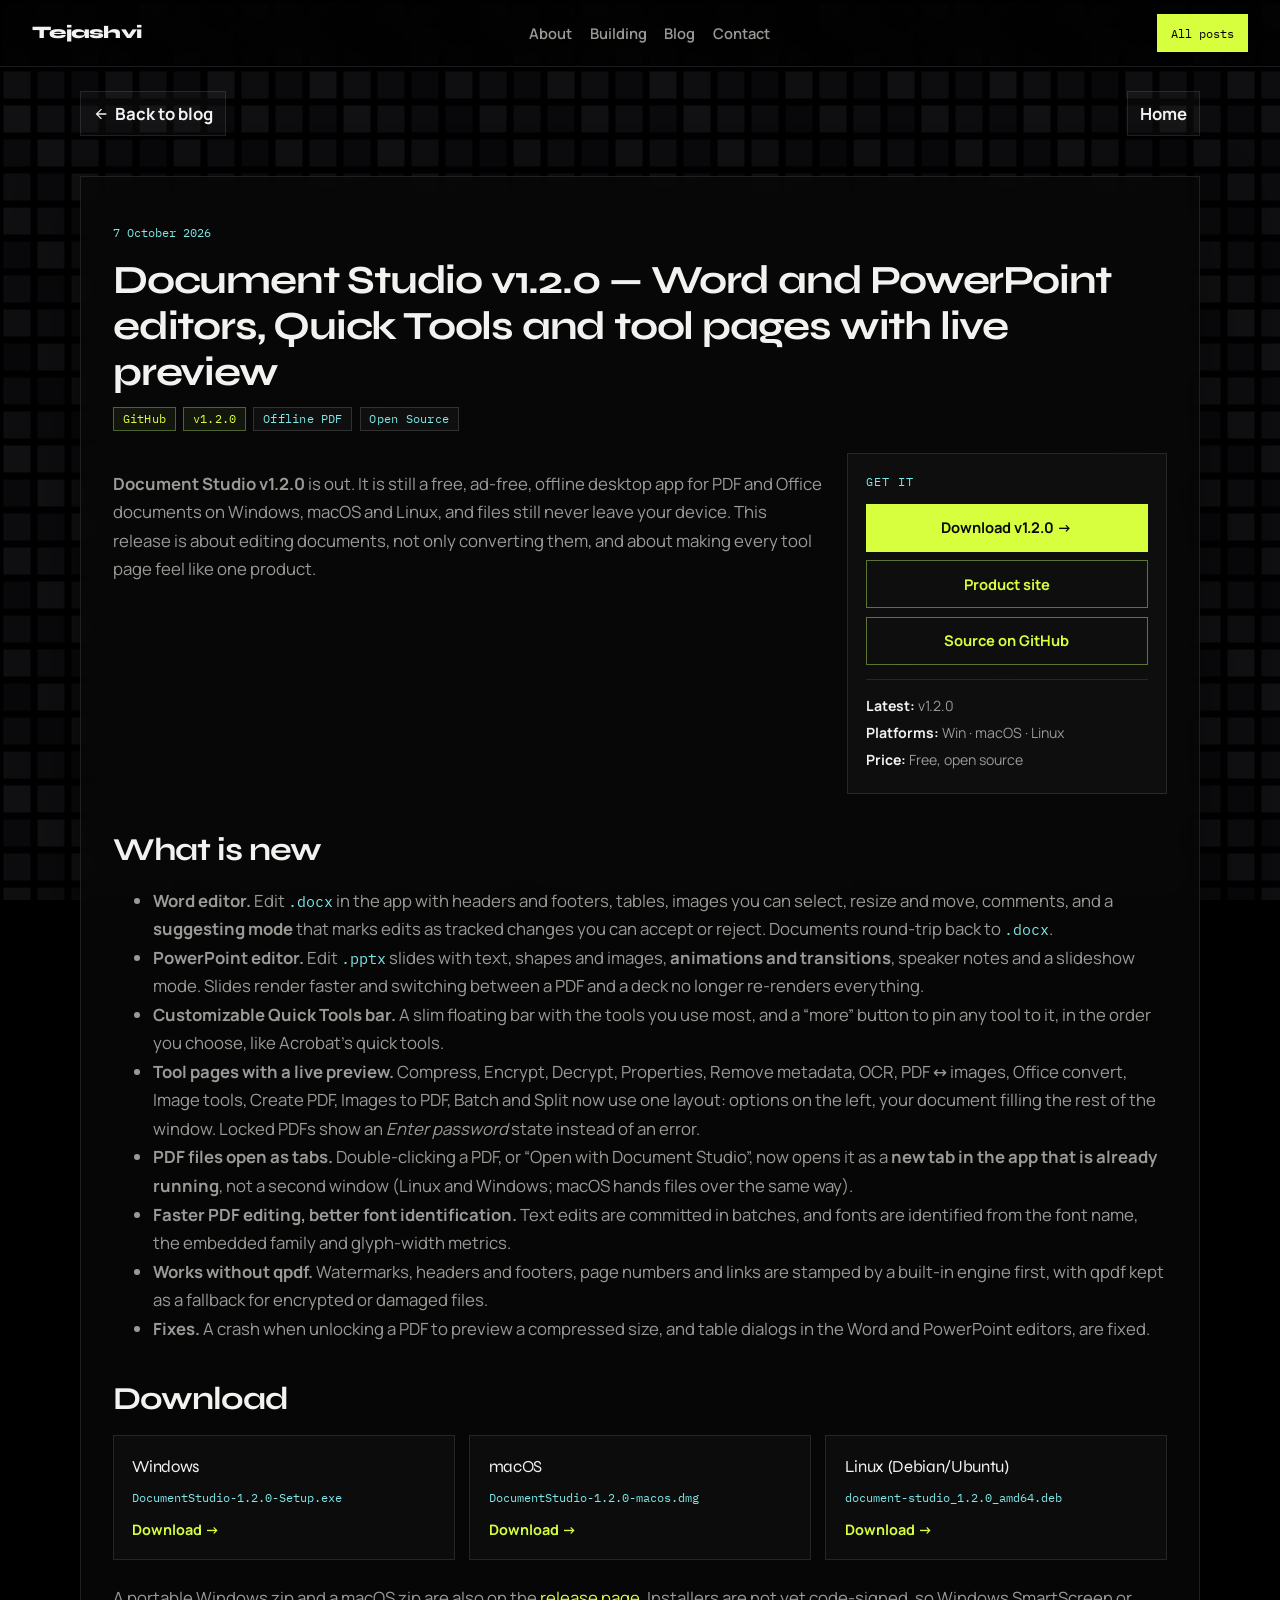
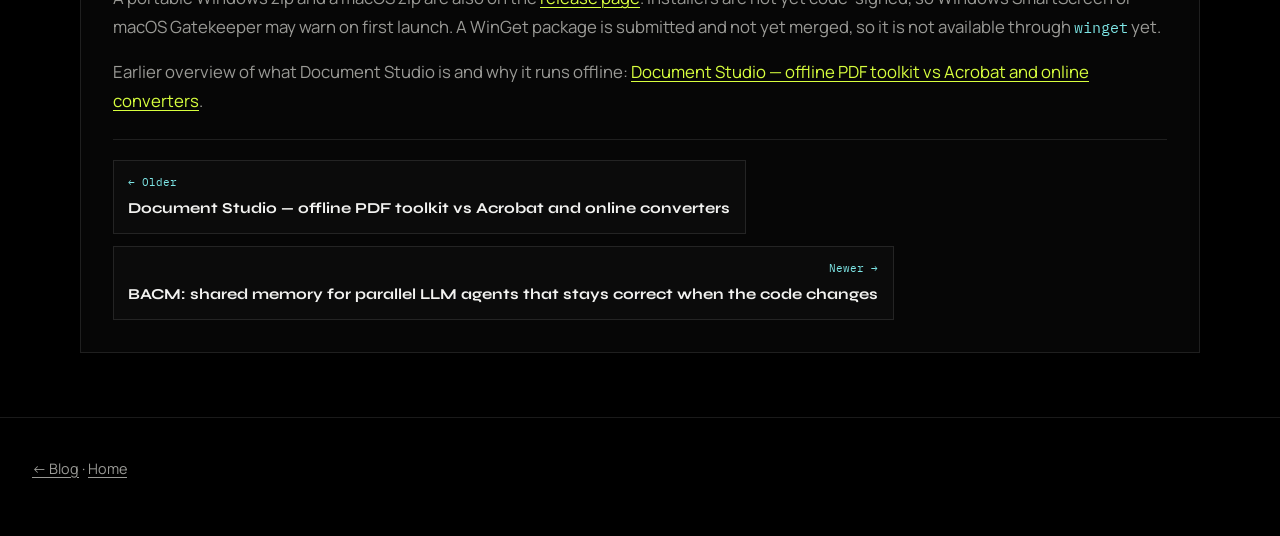
<file: blog/document-studio-v1-2-0.html>
<!DOCTYPE html>
<html lang="en">
<head>
  <meta charset="utf-8" />
  <meta name="viewport" content="width=device-width, initial-scale=1" />
  <title>Document Studio v1.2.0 — Word and PowerPoint editors, Quick Tools and tool pages with live preview · Tejashvi Kumawat</title>
  <meta name="description" content="What is new in Document Studio v1.2.0, the free offline PDF and Office desktop app for Windows, macOS and Linux: Word and PowerPoint editors, a customizable Quick Tools bar, preview-pane tool pages, PDF files opening as tabs, faster PDF editing and qpdf-free tools." />
  <meta name="author" content="Tejashvi Kumawat" />
  <meta name="robots" content="index, follow, max-image-preview:large" />
  <link rel="canonical" href="https://tejashvi-kumawat.github.io/blog/document-studio-v1-2-0.html" />
  <link rel="alternate" type="application/atom+xml" title="Tejashvi Kumawat — blog" href="https://tejashvi-kumawat.github.io/feed.xml" />
  <meta property="og:site_name" content="Tejashvi Kumawat" />
  <meta property="og:type" content="article" />
  <meta property="og:title" content="Document Studio v1.2.0 — Word and PowerPoint editors, Quick Tools and tool pages with live preview · Tejashvi Kumawat" />
  <meta property="og:description" content="What is new in Document Studio v1.2.0, the free offline PDF and Office desktop app for Windows, macOS and Linux: Word and PowerPoint editors, a customizable Quick Tools bar, preview-pane tool pages, PDF files opening as tabs, faster PDF editing and qpdf-free tools." />
  <meta property="og:url" content="https://tejashvi-kumawat.github.io/blog/document-studio-v1-2-0.html" />
  <meta property="og:image" content="https://tejashvi-kumawat.github.io/assets/tejashvi.jpg" />
  <meta name="twitter:card" content="summary" />
  <meta name="twitter:title" content="Document Studio v1.2.0 — Word and PowerPoint editors, Quick Tools and tool pages with live preview · Tejashvi Kumawat" />
  <meta name="twitter:description" content="What is new in Document Studio v1.2.0, the free offline PDF and Office desktop app for Windows, macOS and Linux: Word and PowerPoint editors, a customizable Quick Tools bar, preview-pane tool pages, PDF files opening as tabs, faster PDF editing and qpdf-free tools." />
  <meta name="theme-color" content="#000000" />
  <meta name="google-site-verification" content="QkLkGs-dC5ODQAl7S6HN8J9Vq0is6BIBXomtna_aylA" />
  <meta property="article:published_time" content="2026-10-07" />
  <script type="application/ld+json">{"@context": "https://schema.org", "@type": "BlogPosting", "headline": "Document Studio v1.2.0 — Word and PowerPoint editors, Quick Tools and tool pages with live preview", "description": "What is new in Document Studio v1.2.0, the free offline PDF and Office desktop app for Windows, macOS and Linux: Word and PowerPoint editors, a customizable Quick Tools bar, preview-pane tool pages, PDF files opening as tabs, faster PDF editing and qpdf-free tools.", "datePublished": "2026-10-07", "dateModified": "2026-10-07", "mainEntityOfPage": "https://tejashvi-kumawat.github.io/blog/document-studio-v1-2-0.html", "url": "https://tejashvi-kumawat.github.io/blog/document-studio-v1-2-0.html", "image": "https://tejashvi-kumawat.github.io/assets/tejashvi.jpg", "author": {"@type": "Person", "name": "Tejashvi Kumawat", "url": "https://tejashvi-kumawat.github.io/"}, "publisher": {"@type": "Person", "name": "Tejashvi Kumawat", "url": "https://tejashvi-kumawat.github.io/"}}</script>
  <link rel="preconnect" href="https://fonts.googleapis.com" />
  <link rel="preconnect" href="https://fonts.gstatic.com" crossorigin />
  <link href="https://fonts.googleapis.com/css2?family=Syne:wght@600;700;800&family=Manrope:wght@400;500;600;700&family=IBM+Plex+Mono:wght@400;500&display=swap" rel="stylesheet" />
  <link rel="stylesheet" href="../styles.css" />
  <script src="../script.js" defer></script>
</head>
<body class="blog-page">
  <canvas id="cellField" aria-hidden="true"></canvas>
  <svg xmlns="http://www.w3.org/2000/svg" style="display:none" aria-hidden="true"><symbol id="i-arrow" viewBox="0 0 24 24"><path fill="currentColor" d="M20 11H7.83l5.59-5.59L12 4l-8 8 8 8 1.41-1.41L7.83 13H20v-2z"/></symbol></svg>
  <header class="top">
    <a class="logo" href="../">Tejashvi</a>
    <nav>
      <a href="../#about">About</a>
      <a href="../#work">Building</a>
      <a href="./">Blog</a>
      <a href="../#contact">Contact</a>
    </nav>
    <a class="nav-cta" href="./">All posts</a>
  </header>
  <main>
    <div class="blog-bar">
      <a class="back-link" href="./">
        <svg class="icon" width="16" height="16" aria-hidden="true"><use href="#i-arrow"/></svg>
        Back to blog
      </a>
      <a class="back-link" href="../">Home</a>
    </div>
    <article class="panel">
      <p class="post-meta"><time id="postDate" datetime="2026-10-07">7 October 2026</time></p>
      <h1 id="postTitle" style="font-family:var(--font-display);letter-spacing:-0.03em;margin:0 0 0.75rem">Document Studio v1.2.0 — Word and PowerPoint editors, Quick Tools and tool pages with live preview</h1>
      <div class="post-tags" id="postTags"><a class="post-tag post-tag-link" href="https://github.com/tejashvi-kumawat/DocumentStudio" target="_blank" rel="noopener noreferrer">GitHub</a><a class="post-tag post-tag-link" href="https://github.com/tejashvi-kumawat/DocumentStudio/releases/tag/v1.2.0" target="_blank" rel="noopener noreferrer">v1.2.0</a><span class="post-tag">Offline PDF</span><span class="post-tag">Open Source</span></div>
      <div id="postBody" class="prose" data-slug="document-studio-v1-2-0" data-prerendered="1">
<div class="blog-split">
<div class="blog-split-main">
<p><strong>Document Studio v1.2.0</strong> is out. It is still a free, ad-free, offline desktop app for PDF and Office documents on Windows, macOS and Linux, and files still never leave your device. This release is about editing documents, not only converting them, and about making every tool page feel like one product.</p>
</div>
<aside class="blog-rail">
<p class="blog-rail-label">Get it</p>
<a class="blog-rail-btn" href="https://github.com/tejashvi-kumawat/DocumentStudio/releases/tag/v1.2.0">Download v1.2.0 →</a>
<a class="blog-rail-btn ghost" href="https://tejashvi-kumawat.github.io/DocumentStudio/">Product site</a>
<a class="blog-rail-btn ghost" href="https://github.com/tejashvi-kumawat/DocumentStudio">Source on GitHub</a>
<ul class="blog-rail-meta">
<li><strong>Latest:</strong> v1.2.0</li>
<li><strong>Platforms:</strong> Win · macOS · Linux</li>
<li><strong>Price:</strong> Free, open source</li>
</ul>
</aside>
</div>

<h2>What is new</h2>
<ul>
<li><strong>Word editor.</strong> Edit <code>.docx</code> in the app with headers and footers, tables, images you can select, resize and move, comments, and a <strong>suggesting mode</strong> that marks edits as tracked changes you can accept or reject. Documents round-trip back to <code>.docx</code>.</li>
<li><strong>PowerPoint editor.</strong> Edit <code>.pptx</code> slides with text, shapes and images, <strong>animations and transitions</strong>, speaker notes and a slideshow mode. Slides render faster and switching between a PDF and a deck no longer re-renders everything.</li>
<li><strong>Customizable Quick Tools bar.</strong> A slim floating bar with the tools you use most, and a “more” button to pin any tool to it, in the order you choose, like Acrobat’s quick tools.</li>
<li><strong>Tool pages with a live preview.</strong> Compress, Encrypt, Decrypt, Properties, Remove metadata, OCR, PDF ↔ images, Office convert, Image tools, Create PDF, Images to PDF, Batch and Split now use one layout: options on the left, your document filling the rest of the window. Locked PDFs show an <em>Enter password</em> state instead of an error.</li>
<li><strong>PDF files open as tabs.</strong> Double-clicking a PDF, or “Open with Document Studio”, now opens it as a <strong>new tab in the app that is already running</strong>, not a second window (Linux and Windows; macOS hands files over the same way).</li>
<li><strong>Faster PDF editing, better font identification.</strong> Text edits are committed in batches, and fonts are identified from the font name, the embedded family and glyph-width metrics.</li>
<li><strong>Works without qpdf.</strong> Watermarks, headers and footers, page numbers and links are stamped by a built-in engine first, with qpdf kept as a fallback for encrypted or damaged files.</li>
<li><strong>Fixes.</strong> A crash when unlocking a PDF to preview a compressed size, and table dialogs in the Word and PowerPoint editors, are fixed.</li>
</ul>
<h2>Download</h2>
<div class="dl-grid">
<a class="dl-card" href="https://github.com/tejashvi-kumawat/DocumentStudio/releases/download/v1.2.0/DocumentStudio-1.2.0-Setup.exe">
<span class="dl-os">Windows</span>
<span class="dl-file">DocumentStudio-1.2.0-Setup.exe</span>
<span class="dl-go">Download →</span>
</a>
<a class="dl-card" href="https://github.com/tejashvi-kumawat/DocumentStudio/releases/download/v1.2.0/DocumentStudio-1.2.0-macos.dmg">
<span class="dl-os">macOS</span>
<span class="dl-file">DocumentStudio-1.2.0-macos.dmg</span>
<span class="dl-go">Download →</span>
</a>
<a class="dl-card" href="https://github.com/tejashvi-kumawat/DocumentStudio/releases/download/v1.2.0/document-studio_1.2.0_amd64.deb">
<span class="dl-os">Linux (Debian/Ubuntu)</span>
<span class="dl-file">document-studio_1.2.0_amd64.deb</span>
<span class="dl-go">Download →</span>
</a>
</div>

<p>A portable Windows zip and a macOS zip are also on the <a href="https://github.com/tejashvi-kumawat/DocumentStudio/releases/tag/v1.2.0">release page</a>. Installers are not yet code-signed, so Windows SmartScreen or macOS Gatekeeper may warn on first launch. A WinGet package is submitted and not yet merged, so it is not available through <code>winget</code> yet.</p>
<p>Earlier overview of what Document Studio is and why it runs offline: <a href="document-studio-open-and-fast.html">Document Studio — offline PDF toolkit vs Acrobat and online converters</a>.</p>
      </div>
      <nav class="post-nav" id="postNav" aria-label="Post navigation"><a href="document-studio-open-and-fast.html"><span class="dir">← Older</span><span class="title">Document Studio — offline PDF toolkit vs Acrobat and online converters</span></a><a href="bacm-shared-memory-parallel-agents.html" style="text-align:right"><span class="dir">Newer →</span><span class="title">BACM: shared memory for parallel LLM agents that stays correct when the code changes</span></a></nav>
    </article>
  </main>
  <footer class="footer">
    <p><a href="./">← Blog</a> · <a href="../">Home</a></p>
  </footer>
</body>
</html>
</file>
<file: styles.css>
:root {
  --bg: #000000;
  --ink: #F2F2F0;
  --muted: #9A9A96;
  --line: rgba(242, 242, 240, 0.12);
  --accent: #D8FF3E;
  --accent-2: #FF6A3D;
  --accent-3: #7EE7E7;
  --panel: rgba(8, 8, 8, 0.82);
  --panel-border: rgba(255, 255, 255, 0.1);
  --font-display: "Syne", system-ui, sans-serif;
  --font-body: "Manrope", system-ui, sans-serif;
  --font-mono: "IBM Plex Mono", ui-monospace, monospace;
  --max: 1120px;
}

@media (min-width: 1400px) {
  :root { --max: 1280px; }
}

@media (min-width: 1800px) {
  :root { --max: 1440px; }
}

*,
*::before,
*::after { box-sizing: border-box; }

html { scroll-behavior: smooth; }

body {
  margin: 0;
  min-height: 100vh;
  color: var(--ink);
  font-family: var(--font-body);
  font-size: 1.05rem;
  line-height: 1.7;
  background: #000;
  overflow-x: hidden;
}

#cellField {
  position: fixed;
  inset: 0;
  width: 100%;
  height: 100%;
  z-index: 0;
  pointer-events: none;
}

.top, main, .footer {
  position: relative;
  z-index: 1;
}

a {
  color: var(--accent);
  text-decoration-thickness: 1px;
  text-underline-offset: 0.18em;
  transition: color 0.2s ease, border-color 0.2s ease, background 0.2s ease, transform 0.2s ease;
}

a:hover { color: #fff; }

.icon {
  display: block;
  flex-shrink: 0;
}

.top {
  position: sticky;
  top: 0;
  display: flex;
  align-items: center;
  gap: 1.25rem;
  padding: 0.9rem clamp(1rem, 4vw, 2rem);
  background: rgba(0, 0, 0, 0.72);
  backdrop-filter: blur(16px);
  border-bottom: 1px solid var(--panel-border);
  z-index: 20;
}

.logo {
  font-family: var(--font-display);
  font-weight: 800;
  font-size: 1.1rem;
  letter-spacing: -0.04em;
  color: var(--ink);
  text-decoration: none;
}

.top nav {
  display: flex;
  gap: 1.1rem;
  flex: 1;
  justify-content: center;
  flex-wrap: wrap;
}

.top nav a {
  color: var(--muted);
  text-decoration: none;
  font-size: 0.92rem;
  font-weight: 600;
}

.top nav a:hover { color: var(--ink); }

.nav-cta {
  display: inline-flex;
  align-items: center;
  gap: 0.4rem;
  font-family: var(--font-mono);
  font-size: 0.78rem;
  color: #000;
  background: var(--accent);
  text-decoration: none;
  padding: 0.45rem 0.8rem;
  border: 1px solid transparent;
}

.nav-cta:hover {
  background: transparent;
  color: var(--accent);
  border-color: var(--accent);
}

main {
  width: min(var(--max), calc(100% - 2rem));
  margin: 0 auto;
  padding: 2.5rem 0 4rem;
}

.hero,
.blog-hero {
  padding: 4.5rem 0 2.5rem;
  animation: rise 0.9s ease both;
}

.hero {
  position: relative;
  overflow: visible;
}

.hero-layout {
  display: grid;
  grid-template-columns: minmax(0, 1fr);
  gap: 1.5rem;
  align-items: center;
  isolation: isolate;
  position: relative;
}

@media (min-width: 780px) {
  .hero-layout {
    grid-template-columns: minmax(0, 1fr) 310px;
    gap: 1.75rem;
  }
}

@media (min-width: 1400px) {
  .hero-layout {
    grid-template-columns: minmax(0, 1fr) 340px;
    gap: 2.25rem;
  }
  .hero-frame { width: min(340px, 78vw); }
}

.hero-copy {
  position: relative;
  z-index: 3;
  isolation: isolate;
}

.hero-copy__inner {
  position: relative;
  z-index: 1;
}

/* Cursor-local invert spotlight over hero text */
.hero-spotlight {
  position: absolute;
  width: 140px;
  height: 140px;
  margin: -70px 0 0 -70px;
  border-radius: 50%;
  background: radial-gradient(circle, rgba(255, 255, 255, 0.95) 0%, rgba(255, 255, 255, 0.55) 35%, transparent 70%);
  mix-blend-mode: difference;
  pointer-events: none;
  opacity: 0;
  transform: translate3d(-9999px, -9999px, 0);
  z-index: 2;
  transition: opacity 0.15s ease;
}

.hero-copy.is-spotlit .hero-spotlight {
  opacity: 1;
}

/* Technical B/W rectangular portrait frame */
.hero-frame {
  --frame-line: rgba(255, 255, 255, 0.85);
  --frame-dim: rgba(255, 255, 255, 0.22);
  position: relative;
  z-index: 2;
  width: min(310px, 78vw);
  justify-self: end;
  border: 1px solid var(--frame-line);
  background:
    linear-gradient(90deg, rgba(255, 255, 255, 0.03) 1px, transparent 1px) 0 0 / 14px 14px,
    linear-gradient(rgba(255, 255, 255, 0.03) 1px, transparent 1px) 0 0 / 14px 14px,
    #050505;
  padding: 10px 10px 0;
  animation: frameIn 0.7s ease both;
}

@media (max-width: 779px) {
  .hero-frame {
    order: -1;
    justify-self: center;
    width: min(280px, 86vw);
  }
}

.hero-frame__chrome {
  position: absolute;
  inset: 0;
  pointer-events: none;
  z-index: 3;
  overflow: hidden;
}

.hero-frame__corner {
  position: absolute;
  width: 14px;
  height: 14px;
  border: 1.5px solid #fff;
  opacity: 0;
  animation: cornerIn 0.55s ease 0.25s forwards;
}

.hero-frame__corner--tl { top: 4px; left: 4px; border-right: 0; border-bottom: 0; }
.hero-frame__corner--tr { top: 4px; right: 4px; border-left: 0; border-bottom: 0; }
.hero-frame__corner--bl { bottom: 52px; left: 4px; border-right: 0; border-top: 0; }
.hero-frame__corner--br { bottom: 52px; right: 4px; border-left: 0; border-top: 0; }

.hero-frame__tag,
.hero-frame__rec {
  position: absolute;
  font-family: var(--font-mono);
  font-size: 0.62rem;
  letter-spacing: 0.14em;
  text-transform: uppercase;
  color: #fff;
  z-index: 5;
  opacity: 0;
  animation: tagIn 0.5s ease 0.4s forwards;
}

.hero-frame__tag {
  top: 14px;
  left: 16px;
  padding: 0.15rem 0.35rem;
  border: 1px solid var(--frame-dim);
  background: rgba(0, 0, 0, 0.55);
}

.hero-frame__rec {
  top: 14px;
  right: 16px;
  display: inline-flex;
  align-items: center;
  gap: 0.35rem;
}

.hero-frame__rec::before {
  content: "";
  width: 6px;
  height: 6px;
  border-radius: 50%;
  background: #fff;
  box-shadow: 0 0 8px #fff;
  animation: recBlink 1.2s steps(1) infinite;
}

/* Floating blockchain-style node graph over the portrait */
.hero-frame__chain {
  position: absolute;
  inset: 18% 8% 28% 8%;
  width: auto;
  height: auto;
  z-index: 4;
  pointer-events: none;
  opacity: 0.9;
  mix-blend-mode: screen;
  animation: chainDrift 7s ease-in-out infinite alternate;
}

.hero-frame__chain .node {
  transform-origin: center;
  transform-box: fill-box;
}

.hero-frame__chain .n1 { animation: nodePulse 2.8s ease-in-out infinite; }
.hero-frame__chain .n2 { animation: nodePulse 3.2s ease-in-out 0.3s infinite; }
.hero-frame__chain .n3 { animation: nodePulse 2.6s ease-in-out 0.6s infinite; }
.hero-frame__chain .n4 { animation: nodePulse 3.4s ease-in-out 0.15s infinite; }
.hero-frame__chain .n5 { animation: nodePulse 2.9s ease-in-out 0.45s infinite; }
.hero-frame__chain .n6 { animation: nodePulse 3.1s ease-in-out 0.7s infinite; }
.hero-frame__chain .n7 { animation: nodePulse 2.7s ease-in-out 0.2s infinite; }

.hero-frame__chain .chain-links {
  animation: linkPulse 4s ease-in-out infinite;
}

.hero-frame__media {
  margin: 0;
  position: relative;
  z-index: 1;
  aspect-ratio: 3 / 4;
  overflow: hidden;
  border: 1px solid var(--frame-dim);
  background: #000;
}

.hero-frame__img {
  width: 100%;
  height: 100%;
  object-fit: cover;
  object-position: 50% 14%;
  display: block;
  filter: grayscale(0.35) contrast(1.12) brightness(0.92);
}

.hero-frame__meta {
  position: relative;
  z-index: 2;
  padding: 0.7rem 0.15rem 0.75rem;
  border-top: 1px solid var(--frame-dim);
  margin-top: 10px;
  background:
    repeating-linear-gradient(
      -45deg,
      transparent,
      transparent 3px,
      rgba(255, 255, 255, 0.03) 3px,
      rgba(255, 255, 255, 0.03) 4px
    );
}

.hero-frame__name {
  margin: 0;
  font-family: var(--font-display);
  font-weight: 800;
  font-size: 1rem;
  letter-spacing: -0.03em;
  color: #fff;
}

.hero-frame__sub {
  margin: 0.2rem 0 0;
  font-family: var(--font-mono);
  font-size: 0.68rem;
  letter-spacing: 0.08em;
  color: rgba(255, 255, 255, 0.55);
}

@keyframes frameIn {
  from { opacity: 0; transform: translateY(12px); }
  to { opacity: 1; transform: translateY(0); }
}

@keyframes cornerIn {
  from { opacity: 0; transform: scale(0.6); }
  to { opacity: 1; transform: scale(1); }
}

@keyframes tagIn {
  from { opacity: 0; transform: translateY(-4px); }
  to { opacity: 1; transform: translateY(0); }
}

@keyframes recBlink {
  0%, 49% { opacity: 1; }
  50%, 100% { opacity: 0.15; }
}

@keyframes chainDrift {
  from { transform: translate3d(-2%, 1%, 0) scale(1); }
  to { transform: translate3d(3%, -2%, 0) scale(1.04); }
}

@keyframes nodePulse {
  0%, 100% { opacity: 0.45; transform: scale(0.85); }
  50% { opacity: 1; transform: scale(1.35); }
}

@keyframes linkPulse {
  0%, 100% { opacity: 0.35; }
  50% { opacity: 0.75; }
}

.work-note {
  margin: 0.75rem 0 0;
  padding: 0.85rem 1rem;
  border-left: 3px solid var(--accent);
  background: rgba(216, 255, 62, 0.04);
  color: var(--muted);
  font-size: 0.95rem;
}

.work-note strong { color: var(--ink); }

.work-copy p + p { margin-top: 0.75rem; }

/* Invert against lit cells; stays readable while scrolling over the field */
.on-cells {
  position: relative;
  z-index: 1;
  mix-blend-mode: difference;
  color: #fff;
  max-width: 46rem;
}

.on-cells .eyebrow {
  color: #fff;
  opacity: 0.9;
}

.on-cells h1,
.on-cells .lede,
.on-cells .lede strong,
.on-cells a {
  color: #fff;
}

.on-cells h1 {
  /* Extra edge so scroll + hover light never wash out the name */
  text-shadow:
    0 0 1px rgba(0, 0, 0, 0.9),
    0 1px 0 rgba(0, 0, 0, 0.55);
}

.on-cells .lede {
  opacity: 0.95;
}

.on-cells .social a {
  border-color: rgba(255, 255, 255, 0.55);
  background: transparent;
  color: #fff;
}

.on-cells .social a:hover {
  border-color: #fff;
  background: rgba(255, 255, 255, 0.12);
  color: #fff;
  transform: translateY(-2px);
}

.work-copy code {
  font-family: var(--font-mono);
  font-size: 0.88em;
  color: var(--accent-3);
}

.eyebrow {
  font-family: var(--font-mono);
  font-size: 0.75rem;
  letter-spacing: 0.14em;
  text-transform: uppercase;
  color: var(--accent-3);
  margin: 0 0 1rem;
}

.hero h1,
.blog-hero h1 {
  font-family: var(--font-display);
  font-weight: 800;
  font-size: clamp(2.7rem, 8vw, 4.8rem);
  letter-spacing: -0.045em;
  line-height: 0.98;
  margin: 0 0 1.15rem;
  max-width: 14ch;
}

.lede {
  max-width: 42rem;
  color: var(--muted);
  font-size: 1.12rem;
  margin: 0 0 1.7rem;
  line-height: 1.75;
}

.lede strong { color: var(--ink); font-weight: 700; }

.social {
  list-style: none;
  display: flex;
  flex-wrap: wrap;
  gap: 0.55rem;
  padding: 0;
  margin: 0;
}

.social a {
  display: grid;
  place-items: center;
  width: 2.7rem;
  height: 2.7rem;
  border: 1px solid var(--panel-border);
  background: rgba(255, 255, 255, 0.03);
  color: var(--ink);
  text-decoration: none;
  border-radius: 0;
}

.social a:hover {
  border-color: var(--accent);
  color: var(--accent);
  background: rgba(216, 255, 62, 0.08);
  transform: translateY(-2px);
}

.panel {
  margin-top: 2.5rem;
  padding: 1.85rem;
  border: 1px solid var(--panel-border);
  background: var(--panel);
  backdrop-filter: blur(14px);
  animation: rise 0.8s ease both;
  box-shadow: 0 20px 60px rgba(0, 0, 0, 0.45);
}

.panel h2 {
  font-family: var(--font-display);
  font-size: clamp(1.45rem, 3vw, 2rem);
  letter-spacing: -0.035em;
  margin: 0 0 1rem;
}

.section-head { margin-bottom: 1.5rem; }

.section-head.row {
  display: flex;
  justify-content: space-between;
  gap: 1rem;
  align-items: end;
  flex-wrap: wrap;
}

.section-head p {
  margin: 0.35rem 0 0;
  color: var(--muted);
  max-width: 36rem;
}

/* Project grid + animated detail stage */
.project-stage {
  display: grid;
  gap: 1.35rem;
}

.project-grid {
  display: grid;
  grid-template-columns: repeat(2, minmax(0, 1fr));
  gap: 0.65rem;
}

@media (min-width: 700px) {
  .project-grid { grid-template-columns: repeat(3, minmax(0, 1fr)); }
}

@media (min-width: 1100px) {
  .project-grid { grid-template-columns: repeat(4, minmax(0, 1fr)); gap: 0.75rem; }
}

@media (min-width: 1400px) {
  .project-stage {
    grid-template-columns: minmax(280px, 0.9fr) minmax(0, 1.4fr);
    align-items: start;
    gap: 1.5rem;
  }
  .project-grid {
    grid-template-columns: repeat(2, minmax(0, 1fr));
  }
}

.project-tile {
  display: grid;
  gap: 0.45rem;
  padding: 0.45rem;
  border: 1px solid var(--panel-border);
  background: rgba(255, 255, 255, 0.02);
  color: inherit;
  font: inherit;
  text-align: left;
  cursor: pointer;
  transition: border-color 0.25s ease, transform 0.25s ease, background 0.25s ease;
}

.project-tile:hover {
  border-color: rgba(216, 255, 62, 0.45);
  transform: translateY(-2px);
}

.project-tile.is-active {
  border-color: var(--accent);
  background: rgba(216, 255, 62, 0.06);
  box-shadow: 0 0 0 1px rgba(216, 255, 62, 0.2);
}

.project-tile__art {
  aspect-ratio: 16 / 10;
  border: 1px solid var(--panel-border);
  overflow: hidden;
  position: relative;
  background: #0a0a0a;
}

.project-tile__art--img img {
  width: 100%;
  height: 100%;
  object-fit: cover;
  display: block;
  transition: transform 0.45s ease;
}

.project-tile:hover .project-tile__art--img img,
.project-tile.is-active .project-tile__art--img img {
  transform: scale(1.06);
}

.project-tile__art--logo {
  display: grid;
  place-items: center;
  background:
    radial-gradient(circle at 30% 30%, rgba(255, 255, 255, 0.08), transparent 45%),
    #0a0a0a;
  padding: 0.75rem;
}

.project-tile__art--logo img {
  width: min(72%, 88px);
  height: auto;
  max-height: 72%;
  object-fit: contain;
  display: block;
  filter: drop-shadow(0 4px 12px rgba(0, 0, 0, 0.35));
  transition: transform 0.4s ease;
}

.project-tile:hover .project-tile__art--logo img,
.project-tile.is-active .project-tile__art--logo img {
  transform: scale(1.08);
}

.project-tile__art--tryst img,
.work-media--tryst img {
  width: min(92%, 180px);
  max-height: none;
}

.work-media--logo {
  display: grid;
  place-items: center;
  background:
    radial-gradient(circle at 40% 30%, rgba(255, 255, 255, 0.08), transparent 50%),
    #0a0a0a;
  padding: 1.25rem;
}

.work-media--logo img {
  width: min(70%, 160px);
  height: auto;
  object-fit: contain;
}

.project-tile__art.sovaria-art::after,
.project-tile__art.geoperix-art::after,
.project-tile__art.optinqo-art::after,
.project-tile__art.opencanvas-art::after,
.project-tile__art.nss-art::after,
.project-tile__art.tryst-art::after {
  font-size: clamp(1rem, 2.2vw, 1.4rem);
}

.project-tile__label {
  display: flex;
  gap: 0.45rem;
  align-items: baseline;
  font-family: var(--font-display);
  font-weight: 700;
  font-size: 0.88rem;
  letter-spacing: -0.02em;
}

.project-tile__label .n {
  font-family: var(--font-mono);
  font-size: 0.68rem;
  color: var(--accent-3);
}

.project-detail-wrap { min-width: 0; }

.project-nav {
  display: flex;
  align-items: center;
  justify-content: space-between;
  gap: 0.75rem;
  margin-bottom: 0.85rem;
}

.project-nav__btn {
  font-family: var(--font-mono);
  font-size: 0.78rem;
  letter-spacing: 0.06em;
  text-transform: uppercase;
  color: var(--ink);
  background: rgba(255, 255, 255, 0.03);
  border: 1px solid var(--panel-border);
  padding: 0.5rem 0.8rem;
  cursor: pointer;
  transition: border-color 0.2s ease, color 0.2s ease, transform 0.2s ease;
}

.project-nav__btn:hover {
  border-color: var(--accent);
  color: var(--accent);
  transform: translateY(-1px);
}

.project-nav__status {
  margin: 0;
  font-family: var(--font-mono);
  font-size: 0.75rem;
  color: var(--muted);
}

.project-detail {
  position: relative;
  min-height: 280px;
  border: 1px solid var(--panel-border);
  background: rgba(0, 0, 0, 0.25);
  overflow: hidden;
}

.project-panel {
  display: none;
  grid-template-columns: 1fr;
  gap: 1.1rem;
  padding: 1.1rem;
}

.project-panel.is-active {
  display: grid;
  animation: panelIn 0.45s cubic-bezier(0.22, 1, 0.36, 1) both;
}

@media (min-width: 720px) {
  .project-panel.is-active {
    grid-template-columns: min(200px, 32%) 1fr;
    align-items: start;
  }
}

@media (min-width: 1400px) {
  .project-panel.is-active {
    grid-template-columns: min(240px, 34%) 1fr;
    padding: 1.35rem;
  }
}

.project-panel .work-media {
  width: 100%;
}

@keyframes panelIn {
  from {
    opacity: 0;
    transform: translateX(calc(var(--dir, 1) * 36px)) scale(0.985);
    filter: blur(2px);
  }
  to {
    opacity: 1;
    transform: translateX(0) scale(1);
    filter: blur(0);
  }
}

.project-tile {
  animation: tileIn 0.55s ease both;
}

.project-tile:nth-child(1) { animation-delay: 0.02s; }
.project-tile:nth-child(2) { animation-delay: 0.06s; }
.project-tile:nth-child(3) { animation-delay: 0.1s; }
.project-tile:nth-child(4) { animation-delay: 0.14s; }
.project-tile:nth-child(5) { animation-delay: 0.18s; }
.project-tile:nth-child(6) { animation-delay: 0.22s; }
.project-tile:nth-child(7) { animation-delay: 0.26s; }

@keyframes tileIn {
  from { opacity: 0; transform: translateY(14px); }
  to { opacity: 1; transform: translateY(0); }
}

.work-card {
  display: grid;
  gap: 1.25rem;
  padding: 1.35rem 0;
  border-top: 1px solid var(--panel-border);
}

.work-media {
  aspect-ratio: 1;
  border: 1px solid var(--panel-border);
  overflow: hidden;
  position: relative;
  background: #0a0a0a;
}

.work-media img {
  width: 100%;
  height: 100%;
  object-fit: cover;
  display: block;
  transition: transform 0.5s ease;
}

.work-card:hover .work-media img { transform: scale(1.05); }

.work-copy h3 {
  font-family: var(--font-display);
  font-size: 1.35rem;
  letter-spacing: -0.03em;
  margin: 0.2rem 0 0.6rem;
}

.work-copy h3 a {
  color: inherit;
  text-decoration: none;
}

.work-copy h3 a:hover { color: var(--accent); }

.work-copy p {
  margin: 0 0 0.9rem;
  color: var(--muted);
}

.kicker {
  font-family: var(--font-mono);
  font-size: 0.72rem;
  letter-spacing: 0.12em;
  text-transform: uppercase;
  color: var(--accent-2);
  margin: 0;
}

.tags {
  display: flex;
  flex-wrap: wrap;
  gap: 0.4rem;
  margin-bottom: 0.75rem;
}

.tags span {
  font-family: var(--font-mono);
  font-size: 0.7rem;
  letter-spacing: 0.04em;
  color: var(--muted);
  border: 1px solid var(--panel-border);
  padding: 0.25rem 0.45rem;
}

.text-link {
  font-weight: 700;
  text-decoration: none;
  color: var(--accent);
  margin-right: 1rem;
}

.sovaria-art {
  background:
    radial-gradient(circle at 20% 20%, rgba(216, 255, 62, 0.35), transparent 40%),
    radial-gradient(circle at 80% 70%, rgba(255, 106, 61, 0.4), transparent 45%),
    #0a0a0a;
}
.sovaria-art::after {
  content: "S";
  position: absolute;
  inset: 0;
  display: grid;
  place-items: center;
  font-family: var(--font-display);
  font-size: 5rem;
  font-weight: 800;
  color: rgba(242, 242, 240, 0.9);
}

.optinqo-art {
  background:
    radial-gradient(circle at 25% 30%, rgba(126, 231, 231, 0.35), transparent 42%),
    radial-gradient(circle at 75% 70%, rgba(216, 255, 62, 0.22), transparent 45%),
    linear-gradient(145deg, #0a1218, #0a0a0a);
}
.optinqo-art::after {
  content: "MCP";
  position: absolute;
  inset: 0;
  display: grid;
  place-items: center;
  font-family: var(--font-display);
  font-weight: 800;
  font-size: 2rem;
  letter-spacing: 0.08em;
  color: var(--accent-3);
}

.geoperix-art {
  background:
    repeating-linear-gradient(0deg, transparent, transparent 18px, rgba(126, 231, 231, 0.08) 18px, rgba(126, 231, 231, 0.08) 19px),
    repeating-linear-gradient(90deg, transparent, transparent 18px, rgba(126, 231, 231, 0.08) 18px, rgba(126, 231, 231, 0.08) 19px),
    radial-gradient(circle at 50% 50%, rgba(126, 231, 231, 0.22), transparent 55%),
    #0a0a0a;
}
.geoperix-art::after {
  content: "Geo";
  position: absolute;
  inset: 0;
  display: grid;
  place-items: center;
  font-family: var(--font-display);
  font-weight: 800;
  font-size: 2.2rem;
  color: var(--accent-3);
}

.opencanvas-art {
  background: conic-gradient(from 180deg at 50% 50%, #ff6a3d, #d8ff3e, #7ee7e7, #ff6a3d);
}
.opencanvas-art::after {
  content: "OCX";
  position: absolute;
  inset: 8%;
  background: #000;
  display: grid;
  place-items: center;
  font-family: var(--font-display);
  font-weight: 800;
  font-size: 1.8rem;
}

.nss-art {
  background:
    linear-gradient(160deg, rgba(216, 255, 62, 0.2), transparent 50%),
    linear-gradient(20deg, rgba(255, 106, 61, 0.25), transparent 45%),
    #0a0a0a;
}
.nss-art::after {
  content: "NSS";
  position: absolute;
  inset: 0;
  display: grid;
  place-items: center;
  font-family: var(--font-display);
  font-weight: 800;
  font-size: 2.4rem;
}

.tryst-art {
  background:
    radial-gradient(circle at 30% 40%, rgba(255, 106, 61, 0.45), transparent 40%),
    radial-gradient(circle at 70% 60%, rgba(216, 255, 62, 0.3), transparent 40%),
    #0a0a0a;
}
.tryst-art::after {
  content: "TRYST";
  position: absolute;
  inset: 0;
  display: grid;
  place-items: center;
  font-family: var(--font-display);
  font-weight: 800;
  font-size: 1.6rem;
  letter-spacing: 0.08em;
}

.interest-stack,
.about-stack {
  display: grid;
  gap: 1.15rem;
}

.interest-stack p,
.about-stack p {
  margin: 0;
  color: var(--muted);
}

.interest-stack strong,
.about-stack strong {
  color: var(--ink);
}

.interest-stack h3 {
  font-family: var(--font-display);
  font-size: 1.15rem;
  letter-spacing: -0.02em;
  margin: 0 0 0.35rem;
  color: var(--ink);
}

.work-links {
  display: flex;
  flex-wrap: wrap;
  gap: 0.75rem 1.1rem;
}

/* Experience timeline */
.timeline {
  list-style: none;
  margin: 0;
  padding: 0 0 0 0.35rem;
  border-left: 1px solid var(--panel-border);
  display: grid;
  gap: 0.35rem;
}

.timeline-item { position: relative; }

.timeline-toggle {
  width: 100%;
  display: grid;
  grid-template-columns: auto 1fr auto;
  gap: 0.85rem;
  align-items: start;
  text-align: left;
  background: transparent;
  border: 0;
  color: inherit;
  cursor: pointer;
  padding: 0.85rem 0.5rem 0.85rem 0.85rem;
  font: inherit;
  transition: background 0.2s ease;
}

.timeline-toggle:hover {
  background: rgba(255, 255, 255, 0.03);
}

.timeline-dot {
  width: 0.65rem;
  height: 0.65rem;
  margin-top: 0.4rem;
  margin-left: -1.22rem;
  border-radius: 50%;
  background: #222;
  border: 2px solid var(--accent);
  box-shadow: 0 0 0 4px rgba(0, 0, 0, 0.8);
  transition: background 0.2s ease, box-shadow 0.2s ease;
}

.timeline-item.open .timeline-dot {
  background: var(--accent);
  box-shadow: 0 0 0 4px rgba(0, 0, 0, 0.8), 0 0 18px rgba(216, 255, 62, 0.45);
}

.timeline-meta {
  display: grid;
  gap: 0.15rem;
}

.timeline-role {
  font-family: var(--font-display);
  font-weight: 700;
  font-size: 1.05rem;
  letter-spacing: -0.02em;
}

.timeline-org {
  color: var(--muted);
  font-size: 0.92rem;
}

.timeline-when {
  font-family: var(--font-mono);
  font-size: 0.72rem;
  color: var(--accent-3);
  white-space: nowrap;
  padding-top: 0.35rem;
}

.timeline-body {
  display: none;
  padding: 0 0.5rem 1rem 1.5rem;
  color: var(--muted);
  max-width: 46rem;
}

.timeline-item.open .timeline-body { display: block; }

.timeline-body p { margin: 0; }

@media (max-width: 640px) {
  .timeline-toggle {
    grid-template-columns: auto 1fr;
  }
  .timeline-when {
    grid-column: 2;
    padding-top: 0;
  }
}

/* Blog chrome */
.blog-bar {
  display: flex;
  flex-wrap: wrap;
  gap: 0.75rem;
  align-items: center;
  justify-content: space-between;
  margin-bottom: 1.25rem;
}

.back-link {
  display: inline-flex;
  align-items: center;
  gap: 0.4rem;
  color: var(--ink);
  text-decoration: none;
  font-weight: 700;
  border: 1px solid var(--panel-border);
  padding: 0.45rem 0.75rem;
  background: rgba(255, 255, 255, 0.03);
}

.back-link:hover {
  border-color: var(--accent);
  color: var(--accent);
}

.post-nav {
  display: flex;
  flex-wrap: wrap;
  gap: 0.75rem;
  justify-content: space-between;
  margin-top: 1.5rem;
  padding-top: 1.25rem;
  border-top: 1px solid var(--panel-border);
}

.post-nav a {
  display: inline-flex;
  flex-direction: column;
  gap: 0.2rem;
  text-decoration: none;
  color: var(--ink);
  border: 1px solid var(--panel-border);
  padding: 0.75rem 0.9rem;
  min-width: min(100%, 12rem);
  background: rgba(255, 255, 255, 0.02);
}

.post-nav a:hover {
  border-color: var(--accent);
  color: var(--accent);
}

.post-nav .dir {
  font-family: var(--font-mono);
  font-size: 0.7rem;
  color: var(--accent-3);
}

.post-nav .title {
  font-family: var(--font-display);
  font-weight: 700;
  font-size: 0.95rem;
}

.post-list {
  display: grid;
  gap: 0.85rem;
}

.post-card {
  display: block;
  padding: 1rem 1.1rem;
  border: 1px solid var(--panel-border);
  text-decoration: none;
  color: inherit;
  background: rgba(255, 255, 255, 0.02);
  transition: border-color 0.2s ease, transform 0.2s ease, background 0.2s ease;
}

.post-card:hover {
  border-color: var(--accent);
  transform: translateX(4px);
  background: rgba(216, 255, 62, 0.05);
  color: inherit;
}

.post-card time {
  font-family: var(--font-mono);
  font-size: 0.75rem;
  color: var(--accent-3);
}

.post-card h3 {
  font-family: var(--font-display);
  font-size: 1.1rem;
  margin: 0.35rem 0;
  letter-spacing: -0.02em;
}

.post-card .post-tags-card {
  margin: 0.35rem 0 0.55rem;
}

.post-card p {
  margin: 0;
  color: var(--muted);
  font-size: 0.95rem;
}

.contact p { color: var(--muted); }

.contact-mail {
  margin: 1rem 0 1.25rem !important;
}

.contact-mail a {
  display: inline-flex;
  align-items: center;
  gap: 0.55rem;
  color: var(--ink);
  text-decoration: none;
  font-weight: 700;
  font-size: 1.05rem;
  border-bottom: 1px solid var(--panel-border);
  padding-bottom: 0.2rem;
}

.contact-mail a:hover {
  color: var(--accent);
  border-color: var(--accent);
}

.footer {
  border-top: 1px solid var(--panel-border);
  padding: 1.5rem clamp(1rem, 4vw, 2rem) 2.5rem;
  color: var(--muted);
  font-size: 0.9rem;
  background: rgba(0, 0, 0, 0.55);
}

.footer a { color: var(--muted); }
.footer a:hover { color: var(--accent); }

.blog-page main {
  padding-top: 1.5rem;
  width: min(var(--max), calc(100% - 1.25rem));
}

.blog-page .blog-hero {
  padding: 2rem 0 1rem;
}

.blog-page .blog-hero h1 {
  font-size: clamp(2rem, 5vw, 3rem);
  max-width: 22ch;
}

.blog-page .panel {
  width: 100%;
  padding: clamp(1.25rem, 2.5vw, 2.25rem);
}

.blog-page .prose {
  width: 100%;
  max-width: none;
}

.prose {
  width: 100%;
  max-width: none;
  color: var(--muted);
  overflow-wrap: anywhere;
  word-break: break-word;
}

.prose h1, .prose h2, .prose h3 {
  font-family: var(--font-display);
  color: var(--ink);
  letter-spacing: -0.03em;
  line-height: 1.25;
}

.prose h2 { margin-top: 2.25rem; margin-bottom: 0.85rem; }
.prose h3 { margin-top: 0; margin-bottom: 0.65rem; font-size: 1.1rem; }

.prose p, .prose li { line-height: 1.7; }

.prose code, .prose pre { font-family: var(--font-mono); }

.prose code {
  font-size: 0.9em;
  color: var(--accent-3);
}

.prose pre {
  background: #0a0a0a;
  border: 1px solid var(--panel-border);
  padding: 0.85rem 0.95rem;
  overflow-x: auto;
  -webkit-overflow-scrolling: touch;
  max-width: 100%;
  font-size: 0.84rem;
  line-height: 1.55;
  margin: 0.75rem 0;
}

.prose pre code { color: var(--ink); }

.prose a { color: var(--accent); }

.prose table {
  width: 100%;
  border-collapse: collapse;
  display: table;
  margin: 0.85rem 0 1rem;
  font-size: 0.88rem;
}

.prose th, .prose td {
  border: 1px solid var(--panel-border);
  padding: 0.45rem 0.55rem;
  text-align: left;
  vertical-align: top;
}

.prose th {
  color: var(--ink);
  background: rgba(255, 255, 255, 0.04);
  font-weight: 700;
}

.prose hr {
  border: 0;
  border-top: 1px solid var(--panel-border);
  margin: 1.75rem 0;
}

.blog-page #postTitle {
  max-width: min(40ch, 100%);
  font-size: clamp(1.6rem, 3.6vw, 2.5rem);
  line-height: 1.15;
}

/* Blog layout: fill the panel width */
.blog-split {
  display: grid;
  grid-template-columns: 1fr;
  gap: 1.25rem;
  align-items: start;
  margin-bottom: 0.5rem;
}

.blog-rail {
  border: 1px solid var(--panel-border);
  background: rgba(255, 255, 255, 0.03);
  padding: 1.1rem 1.15rem;
  display: flex;
  flex-direction: column;
  gap: 0.55rem;
}

.blog-rail-label {
  font-family: var(--font-mono);
  font-size: 0.72rem;
  letter-spacing: 0.08em;
  text-transform: uppercase;
  color: var(--accent-3);
  margin: 0 0 0.25rem;
}

.blog-rail-btn {
  display: block;
  text-align: center;
  padding: 0.65rem 0.85rem;
  background: var(--accent);
  color: #0a0a0a !important;
  font-weight: 700;
  font-size: 0.92rem;
  text-decoration: none;
  border: 1px solid transparent;
}

.blog-rail-btn.ghost {
  background: transparent;
  color: var(--accent) !important;
  border-color: rgba(190, 242, 100, 0.45);
}

.blog-rail-btn:hover { filter: brightness(1.08); }

.blog-rail-meta {
  list-style: none;
  padding: 0.65rem 0 0;
  margin: 0.35rem 0 0;
  border-top: 1px solid var(--panel-border);
  font-size: 0.88rem;
  line-height: 1.55;
}

.blog-rail-meta li { margin: 0.2rem 0; }
.blog-rail-meta strong { color: var(--ink); }

.compare-grid,
.feature-grid,
.dl-grid,
.install-grid {
  display: grid;
  grid-template-columns: 1fr;
  gap: 0.9rem;
  margin: 1rem 0 1.5rem;
}

.compare-card,
.feature-card,
.install-card {
  border: 1px solid var(--panel-border);
  background: rgba(255, 255, 255, 0.025);
  padding: 1.05rem 1.15rem;
  min-width: 0;
}

.compare-card h3,
.feature-card h3,
.install-card h3 {
  margin-top: 0;
}

.compare-card ul,
.feature-card ul,
.install-card ul,
.install-card ol {
  margin: 0.4rem 0 0.6rem;
  padding-left: 1.15rem;
}

.compare-card p:last-child,
.feature-card p:last-child,
.install-card p:last-child {
  margin-bottom: 0;
}

.feature-card.accent {
  border-color: rgba(190, 242, 100, 0.35);
  background: rgba(190, 242, 100, 0.05);
}

.feature-card.accent a {
  display: inline-block;
  margin-top: 0.35rem;
  font-weight: 600;
}

.dl-card {
  display: flex;
  flex-direction: column;
  gap: 0.35rem;
  border: 1px solid var(--panel-border);
  background: rgba(255, 255, 255, 0.025);
  padding: 1.05rem 1.15rem;
  text-decoration: none;
  color: inherit;
  transition: border-color 0.15s ease, background 0.15s ease;
}

.dl-card:hover {
  border-color: rgba(190, 242, 100, 0.5);
  background: rgba(190, 242, 100, 0.06);
}

.dl-os {
  font-family: var(--font-display);
  color: var(--ink);
  font-size: 1.05rem;
  letter-spacing: -0.02em;
}

.dl-file {
  font-family: var(--font-mono);
  font-size: 0.78rem;
  color: var(--accent-3);
  word-break: break-all;
}

.dl-go {
  color: var(--accent);
  font-weight: 700;
  font-size: 0.9rem;
  margin-top: 0.25rem;
}

@media (min-width: 820px) {
  .blog-split {
    grid-template-columns: minmax(0, 1.55fr) minmax(240px, 0.7fr);
    gap: 1.5rem;
  }

  .blog-rail { position: sticky; top: 5.5rem; }

  .compare-grid {
    grid-template-columns: 1fr 1fr;
    gap: 1.1rem;
  }

  .feature-grid {
    grid-template-columns: 1fr 1fr;
    gap: 1rem;
  }

  .dl-grid {
    grid-template-columns: repeat(3, 1fr);
  }

  .install-grid {
    grid-template-columns: 1fr 1fr;
    gap: 1rem;
  }
}

@media (min-width: 1200px) {
  .feature-grid {
    grid-template-columns: repeat(3, 1fr);
  }

  .install-grid {
    grid-template-columns: repeat(3, 1fr);
  }
}

@media (max-width: 819px) {
  .prose table {
    display: block;
    overflow-x: auto;
    -webkit-overflow-scrolling: touch;
  }
}

.post-meta {
  font-family: var(--font-mono);
  font-size: 0.78rem;
  color: var(--accent-3);
  margin-bottom: 0.85rem;
}

.post-tags {
  display: flex;
  flex-wrap: wrap;
  gap: 0.45rem;
  margin: 0 0 1.35rem;
}

.post-tag {
  display: inline-flex;
  align-items: center;
  font-family: var(--font-mono);
  font-size: 0.72rem;
  letter-spacing: 0.02em;
  color: var(--accent-3);
  border: 1px solid rgba(255, 255, 255, 0.14);
  background: rgba(255, 255, 255, 0.03);
  padding: 0.28rem 0.55rem;
  line-height: 1.2;
  text-decoration: none;
}

a.post-tag-link {
  color: var(--accent);
  border-color: rgba(190, 242, 100, 0.35);
  background: rgba(190, 242, 100, 0.06);
}

a.post-tag-link:hover {
  border-color: var(--accent);
  background: rgba(190, 242, 100, 0.12);
  color: var(--accent);
}

.code-block {
  position: relative;
  margin: 0.75rem 0;
}

.code-block pre {
  margin: 0;
  padding-right: 4.25rem;
}

.code-copy {
  position: absolute;
  top: 0.55rem;
  right: 0.55rem;
  z-index: 2;
  font-family: var(--font-mono);
  font-size: 0.7rem;
  letter-spacing: 0.04em;
  text-transform: uppercase;
  color: var(--ink);
  background: rgba(20, 20, 20, 0.92);
  border: 1px solid rgba(255, 255, 255, 0.18);
  padding: 0.3rem 0.5rem;
  cursor: pointer;
  line-height: 1;
}

.code-copy:hover {
  border-color: var(--accent);
  color: var(--accent);
}

.code-copy.is-copied {
  border-color: var(--accent);
  color: var(--accent);
}

@keyframes rise {
  from { opacity: 0; transform: translateY(18px); }
  to { opacity: 1; transform: translateY(0); }
}

@media (max-width: 720px) {
  .top nav { display: none; }
  .hero { padding-top: 2.5rem; }
  .panel { padding: 1.2rem; }
}

/* Figures inside blog posts */
.prose figure { margin: 1.5rem 0; }
.prose figure img {
  display: block;
  max-width: 100%;
  height: auto;
  border-radius: 10px;
  border: 1px solid rgba(255, 255, 255, 0.12);
  background: #fff;
}
.prose figcaption { margin-top: 0.5rem; font-size: 0.85rem; opacity: 0.7; }
</file>
